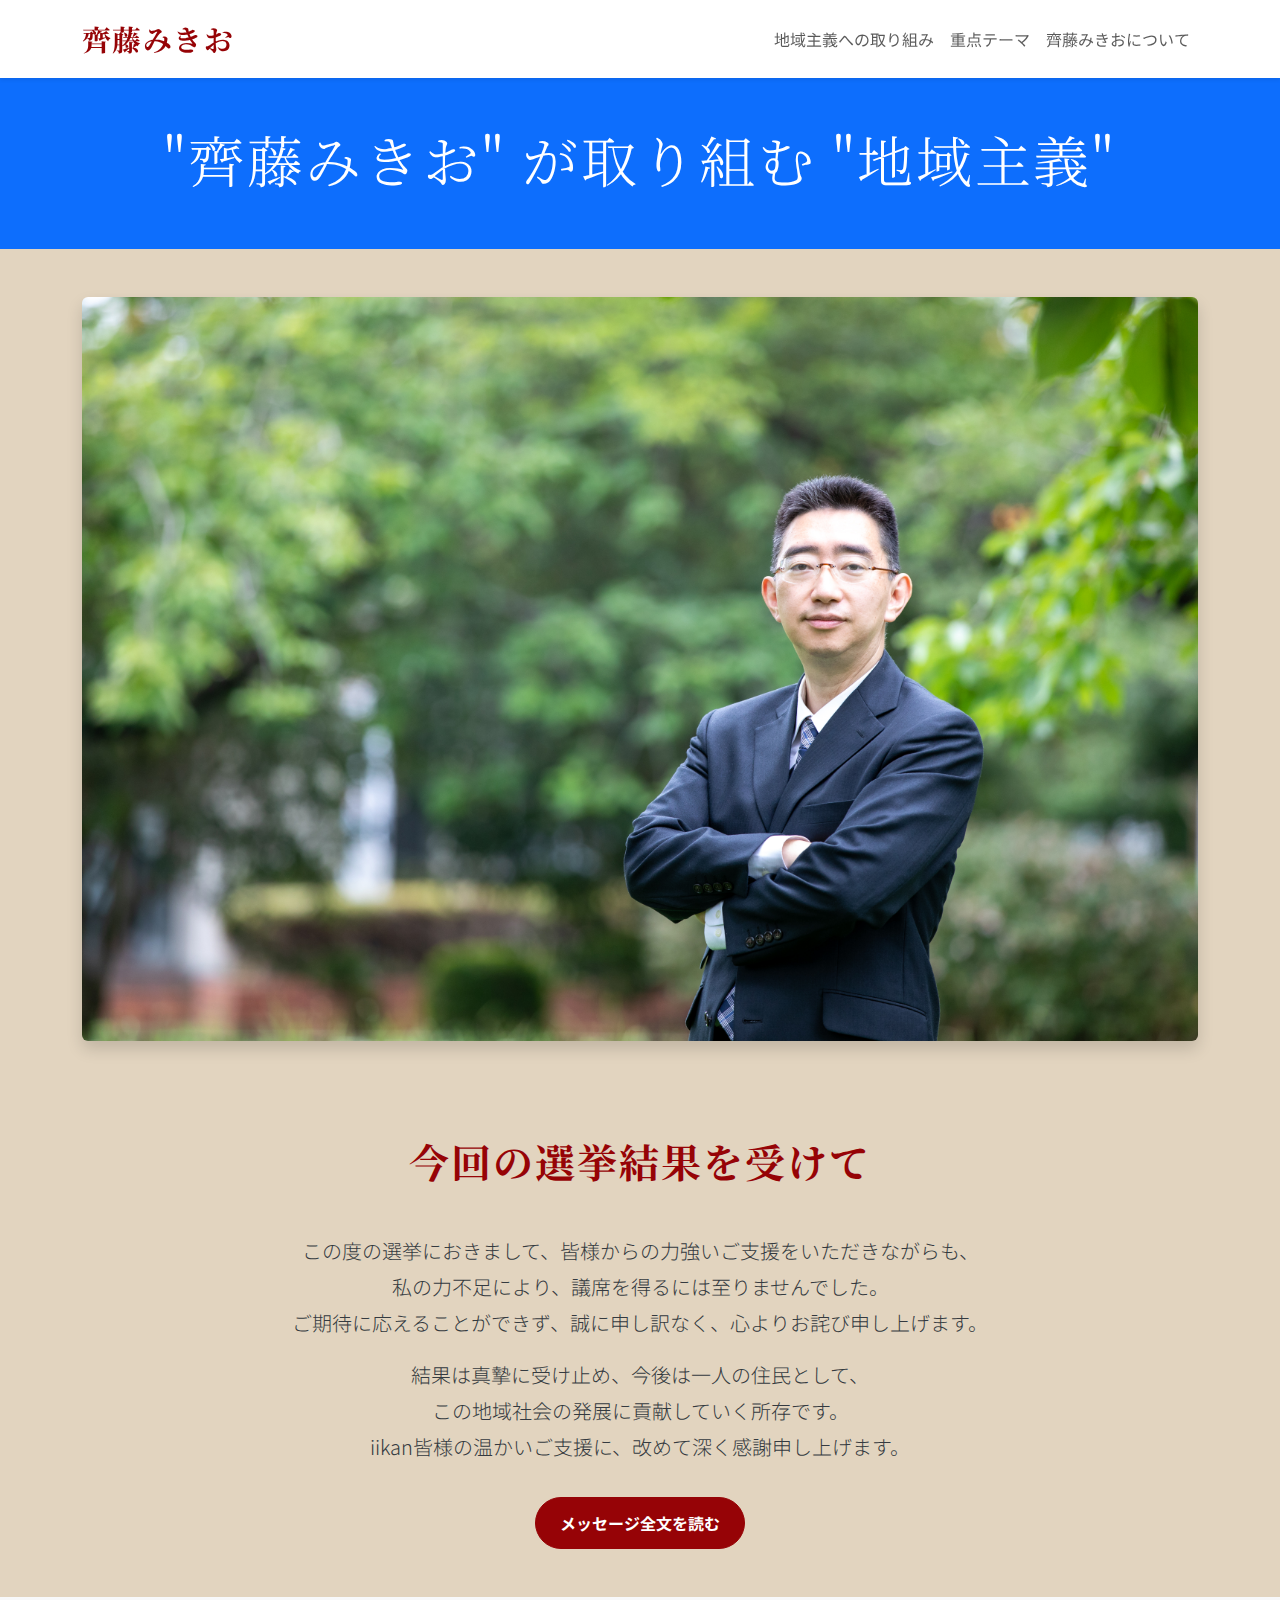
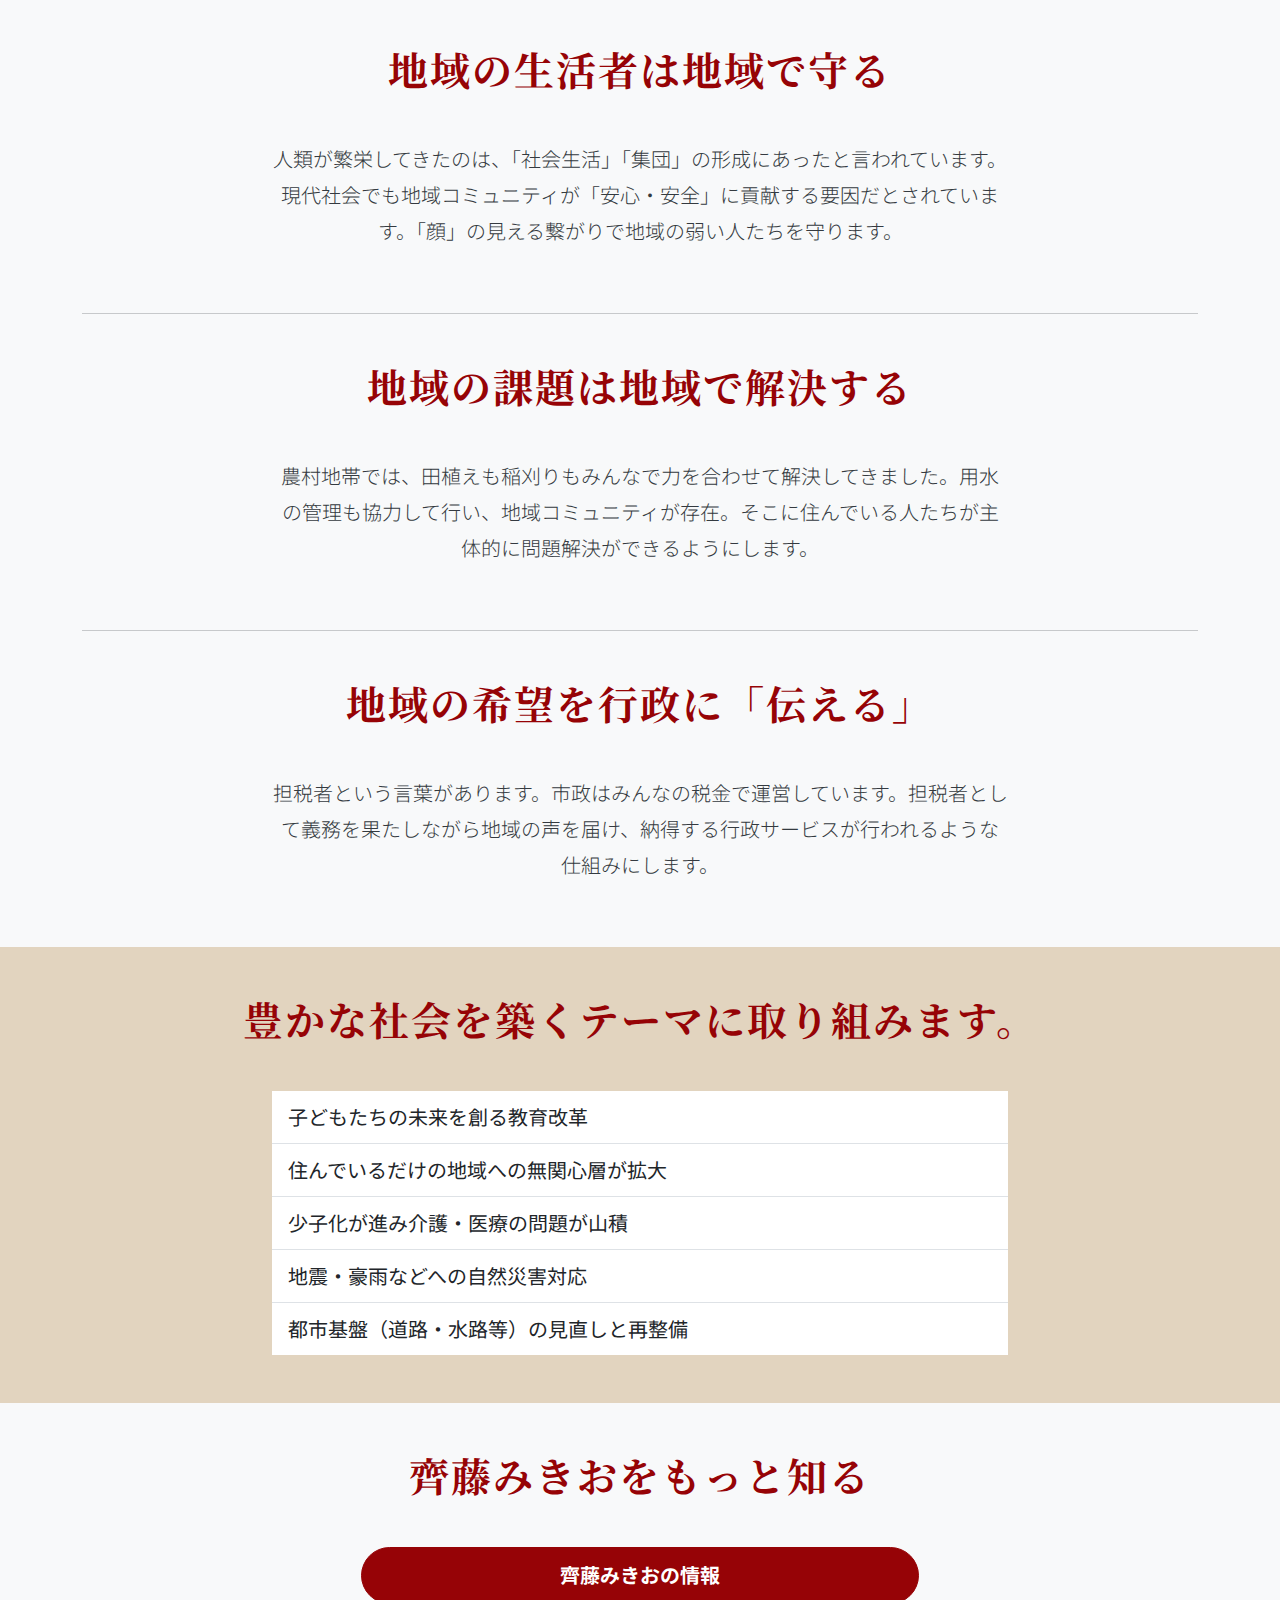
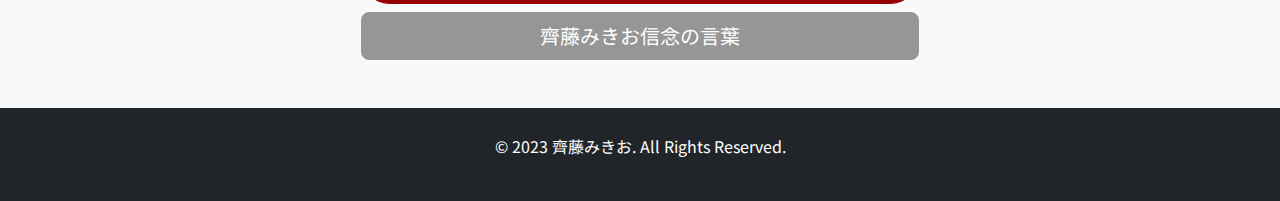
<file: index.html>
<!DOCTYPE html>
<html lang="ja">
  <head>
    <meta charset="UTF-8" />
    <meta name="viewport" content="width=device-width, initial-scale=1.0" />
    <title>齊藤みきお 公式サイト</title>
    <!-- Bootstrap CSS -->
    <link
      href="https://cdn.jsdelivr.net/npm/bootstrap@5.3.3/dist/css/bootstrap.min.css"
      rel="stylesheet"
      integrity="sha384-QWTKZyjpPEjISv5WaRU9OFeRpok6YctnYmDr5pNlyT2bRjXh0JMhjY6hW+ALEwIH"
      crossorigin="anonymous"
    />
    <!-- Bootstrap Icons -->
    <link
      rel="stylesheet"
      href="https://cdn.jsdelivr.net/npm/bootstrap-icons@1.11.3/font/bootstrap-icons.min.css"
    />
    <!-- Google Fonts -->
    <link rel="preconnect" href="https://fonts.googleapis.com" />
    <link rel="preconnect" href="https://fonts.gstatic.com" crossorigin />
    <link
      href="https://fonts.googleapis.com/css2?family=Noto+Sans+JP:wght@400;700&family=Noto+Serif+JP:wght@600&display=swap"
      rel="stylesheet"
    />
    <!-- Custom CSS -->
    <link rel="stylesheet" href="style.css" />
  </head>
  <body>
    <header class="sticky-top">
      <nav class="navbar navbar-expand-lg navbar-light bg-light shadow-sm">
        <div class="container">
          <a class="navbar-brand" href="index.html">齊藤みきお</a>
          <button
            class="navbar-toggler"
            type="button"
            data-bs-toggle="collapse"
            data-bs-target="#main-nav"
            aria-controls="main-nav"
            aria-expanded="false"
            aria-label="Toggle navigation"
          >
            <span class="navbar-toggler-icon"></span>
          </button>
          <div class="collapse navbar-collapse" id="main-nav">
            <ul class="navbar-nav ms-auto mb-2 mb-lg-0">
              <li class="nav-item">
                <a class="nav-link" href="#policy">地域主義への取り組み</a>
              </li>
              <li class="nav-item">
                <a class="nav-link" href="#themes">重点テーマ</a>
              </li>
              <li class="nav-item">
                <a class="nav-link" href="#about">齊藤みきおについて</a>
              </li>
            </ul>
          </div>
        </div>
      </nav>
    </header>

    <main>
      <section id="hero" class="py-5 text-center text-white bg-primary">
        <div class="container">
          <h1 class="display-4">"齊藤みきお" が取り組む "地域主義"</h1>
        </div>
      </section>

      <section class="py-5">
        <div class="container">
          <div class="row">
            <div class="col-12 d-flex justify-content-center">
              <img
                src="父親写真.jpg"
                class="img-fluid shadow rounded"
                alt="齊藤みきおの写真"
              />
            </div>
          </div>
        </div>
      </section>

      <section id="election-result" class="py-5">
        <div class="container">
          <h2 class="text-center section-title">今回の選挙結果を受けて</h2>
          <div class="row justify-content-center">
            <div class="col-lg-8 text-center">
              <p class="lead">
                この度の選挙におきまして、皆様からの力強いご支援をいただきながらも、<br />私の力不足により、議席を得るには至りませんでした。<br />ご期待に応えることができず、誠に申し訳なく、心よりお詫び申し上げます。
              </p>
              <p class="lead">
                結果は真摯に受け止め、今後は一人の住民として、<br />この地域社会の発展に貢献していく所存です。<br />iikan皆様の温かいご支援に、改めて深く感謝申し上げます。
              </p>
              <a href="message_full.html" class="btn btn-primary mt-3"
                >メッセージ全文を読む</a
              >
            </div>
          </div>
        </div>
      </section>

      <section id="policy" class="py-5 bg-light">
        <div class="container">
          <div class="row mb-5">
            <div class="col-md-8 offset-md-2 text-center">
              <h2 class="section-title">地域の生活者は地域で守る</h2>
              <p class="lead">
                人類が繁栄してきたのは、「社会生活」「集団」の形成にあったと言われています。現代社会でも地域コミュニティが「安心・安全」に貢献する要因だとされています。「顔」の見える繋がりで地域の弱い人たちを守ります。
              </p>
            </div>
          </div>
          <hr class="my-5" />
          <div class="row mb-5">
            <div class="col-md-8 offset-md-2 text-center">
              <h2 class="section-title">地域の課題は地域で解決する</h2>
              <p class="lead">
                農村地帯では、田植えも稲刈りもみんなで力を合わせて解決してきました。用水の管理も協力して行い、地域コミュニティが存在。そこに住んでいる人たちが主体的に問題解決ができるようにします。
              </p>
            </div>
          </div>
          <hr class="my-5" />
          <div class="row">
            <div class="col-md-8 offset-md-2 text-center">
              <h2 class="section-title">地域の希望を行政に「伝える」</h2>
              <p class="lead">
                担税者という言葉があります。市政はみんなの税金で運営しています。担税者として義務を果たしながら地域の声を届け、納得する行政サービスが行われるような仕組みにします。
              </p>
            </div>
          </div>
        </div>
      </section>

      <section id="themes" class="py-5">
        <div class="container">
          <h2 class="text-center section-title">
            豊かな社会を築くテーマに取り組みます。
          </h2>
          <div class="row">
            <div class="col-md-8 offset-md-2">
              <ol class="list-group list-group-flush fs-5">
                <li class="list-group-item">子どもたちの未来を創る教育改革</li>
                <li class="list-group-item">
                  住んでいるだけの地域への無関心層が拡大
                </li>
                <li class="list-group-item">
                  少子化が進み介護・医療の問題が山積
                </li>
                <li class="list-group-item">地震・豪雨などへの自然災害対応</li>
                <li class="list-group-item">
                  都市基盤（道路・水路等）の見直しと再整備
                </li>
              </ol>
            </div>
          </div>
        </div>
      </section>

      <section id="about" class="py-5 bg-light">
        <div class="container text-center">
          <h2 class="section-title">齊藤みきおをもっと知る</h2>
          <div class="d-grid gap-2 col-6 mx-auto">
            <a href="greeting.html" class="btn btn-primary btn-lg"
              >齊藤みきおの情報</a
            >
            <a href="belief.html" class="btn btn-secondary btn-lg"
              >齊藤みきお信念の言葉</a
            >
          </div>
        </div>
      </section>
    </main>

    <footer id="contact" class="bg-dark text-white py-4">
      <div class="container text-center">
        <p>&copy; 2023 齊藤みきお. All Rights Reserved.</p>
      </div>
    </footer>

    <!-- Bootstrap JS -->
    <script
      src="https://cdn.jsdelivr.net/npm/bootstrap@5.3.3/dist/js/bootstrap.bundle.min.js"
      integrity="sha384-YvpcrYf0tY3lHB60NNkmXc5s9fDVZLESaAA55NDzOxhy9GkcIdslK1eN7N6jIeHz"
      crossorigin="anonymous"
    ></script>
  </body>
</html>
</file>
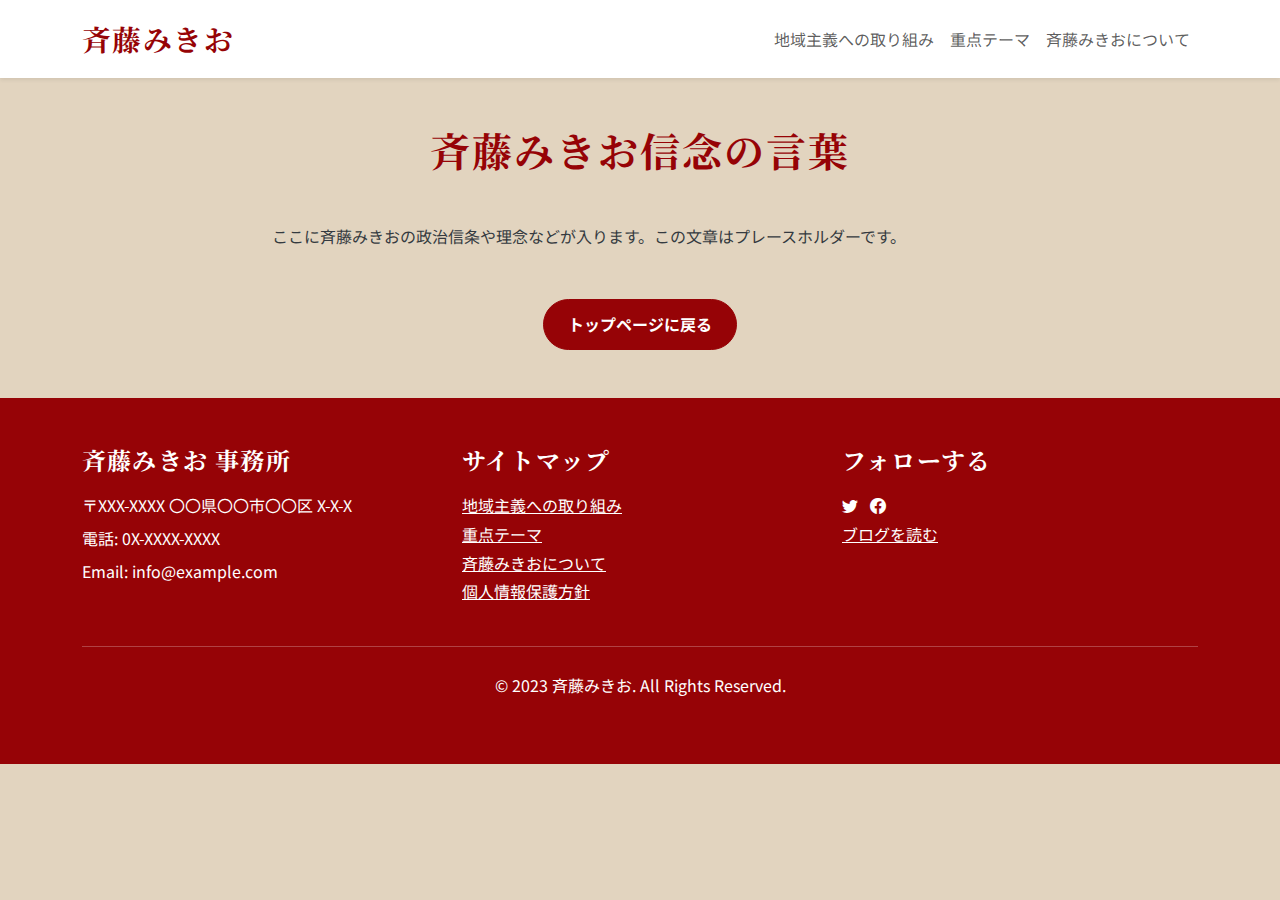
<file: belief.html>
<!DOCTYPE html>
<html lang="ja">
  <head>
    <meta charset="UTF-8" />
    <meta name="viewport" content="width=device-width, initial-scale=1.0" />
    <title>斉藤みきお信念の言葉 | 斉藤みきお 公式サイト</title>
    <!-- Bootstrap CSS -->
    <link
      href="https://cdn.jsdelivr.net/npm/bootstrap@5.3.3/dist/css/bootstrap.min.css"
      rel="stylesheet"
      integrity="sha384-QWTKZyjpPEjISv5WaRU9OFeRpok6YctnYmDr5pNlyT2bRjXh0JMhjY6hW+ALEwIH"
      crossorigin="anonymous"
    />
    <!-- Bootstrap Icons -->
    <link
      rel="stylesheet"
      href="https://cdn.jsdelivr.net/npm/bootstrap-icons@1.11.3/font/bootstrap-icons.min.css"
    />
    <!-- Google Fonts -->
    <link rel="preconnect" href="https://fonts.googleapis.com" />
    <link rel="preconnect" href="https://fonts.gstatic.com" crossorigin />
    <link
      href="https://fonts.googleapis.com/css2?family=Noto+Sans+JP:wght@400;700&family=Noto+Serif+JP:wght@700&display=swap"
      rel="stylesheet"
    />
    <!-- Custom CSS -->
    <link rel="stylesheet" href="style.css" />
  </head>
  <body>
    <header class="sticky-top">
      <nav class="navbar navbar-expand-lg shadow-sm">
        <div class="container">
          <a class="navbar-brand" href="index.html">斉藤みきお</a>
          <button
            class="navbar-toggler"
            type="button"
            data-bs-toggle="collapse"
            data-bs-target="#main-nav"
          >
            <span class="navbar-toggler-icon"></span>
          </button>
          <div class="collapse navbar-collapse" id="main-nav">
            <ul class="navbar-nav ms-auto mb-2 mb-lg-0">
              <li class="nav-item">
                <a class="nav-link" href="index.html#policy">地域主義への取り組み</a>
              </li>
              <li class="nav-item">
                <a class="nav-link" href="index.html#themes">重点テーマ</a>
              </li>
              <li class="nav-item">
                <a class="nav-link" href="index.html#about">斉藤みきおについて</a>
              </li>
            </ul>
          </div>
        </div>
      </nav>
    </header>

    <main>
      <section class="py-5">
        <div class="container">
          <h2 class="section-title text-center">斉藤みきお信念の言葉</h2>
          <div class="row">
            <div class="col-lg-8 offset-lg-2">
              <p>
                ここに斉藤みきおの政治信条や理念などが入ります。この文章はプレースホルダーです。
              </p>
              <!-- TODO: Add belief details here -->
              <div class="text-center mt-5">
                <a href="index.html" class="btn btn-primary">トップページに戻る</a>
              </div>
            </div>
          </div>
        </div>
      </section>
    </main>

    <footer id="contact" class="py-5 text-white">
      <div class="container">
        <div class="row">
          <div class="col-lg-4 mb-4 mb-lg-0">
            <h4 class="mb-3">斉藤みきお 事務所</h4>
            <p class="mb-1">〒XXX-XXXX 〇〇県〇〇市〇〇区 X-X-X</p>
            <p class="mb-1">電話: 0X-XXXX-XXXX</p>
            <p class="mb-1">Email: info@example.com</p>
          </div>
          <div class="col-lg-4 mb-4 mb-lg-0">
            <h4 class="mb-3">サイトマップ</h4>
            <ul class="list-unstyled">
              <li><a href="index.html#policy" class="text-white">地域主義への取り組み</a></li>
              <li><a href="index.html#themes" class="text-white">重点テーマ</a></li>
              <li><a href="index.html#about" class="text-white">斉藤みきおについて</a></li>
              <li><a href="privacy.html" class="text-white">個人情報保護方針</a></li>
            </ul>
          </div>
          <div class="col-lg-4">
            <h4 class="mb-3">フォローする</h4>
            <ul class="list-unstyled">
              <li>
                <a href="#" class="text-white me-2"
                  ><i class="bi bi-twitter"></i
                ></a>
                <a href="#" class="text-white"><i class="bi bi-facebook"></i></a>
              </li>
              <li>
                <a
                  href="https://go2senkyo.com/seijika/182527"
                  class="text-white"
                  target="_blank"
                  rel="noopener noreferrer"
                  >ブログを読む</a
                >
              </li>
            </ul>
          </div>
        </div>
        <hr class="my-4" />
        <div class="text-center">
          <p>&copy; 2023 斉藤みきお. All Rights Reserved.</p>
        </div>
      </div>
    </footer>

    <!-- Bootstrap JS -->
    <script
      src="https://cdn.jsdelivr.net/npm/bootstrap@5.3.3/dist/js/bootstrap.bundle.min.js"
      integrity="sha384-YvpcrYf0tY3lHB60NNkmXc5s9fDVZLESaAA55NDzOxhy9GkcIdslK1eN7N6jIeHz"
      crossorigin="anonymous"
    ></script>
  </body>
</html>
</file>
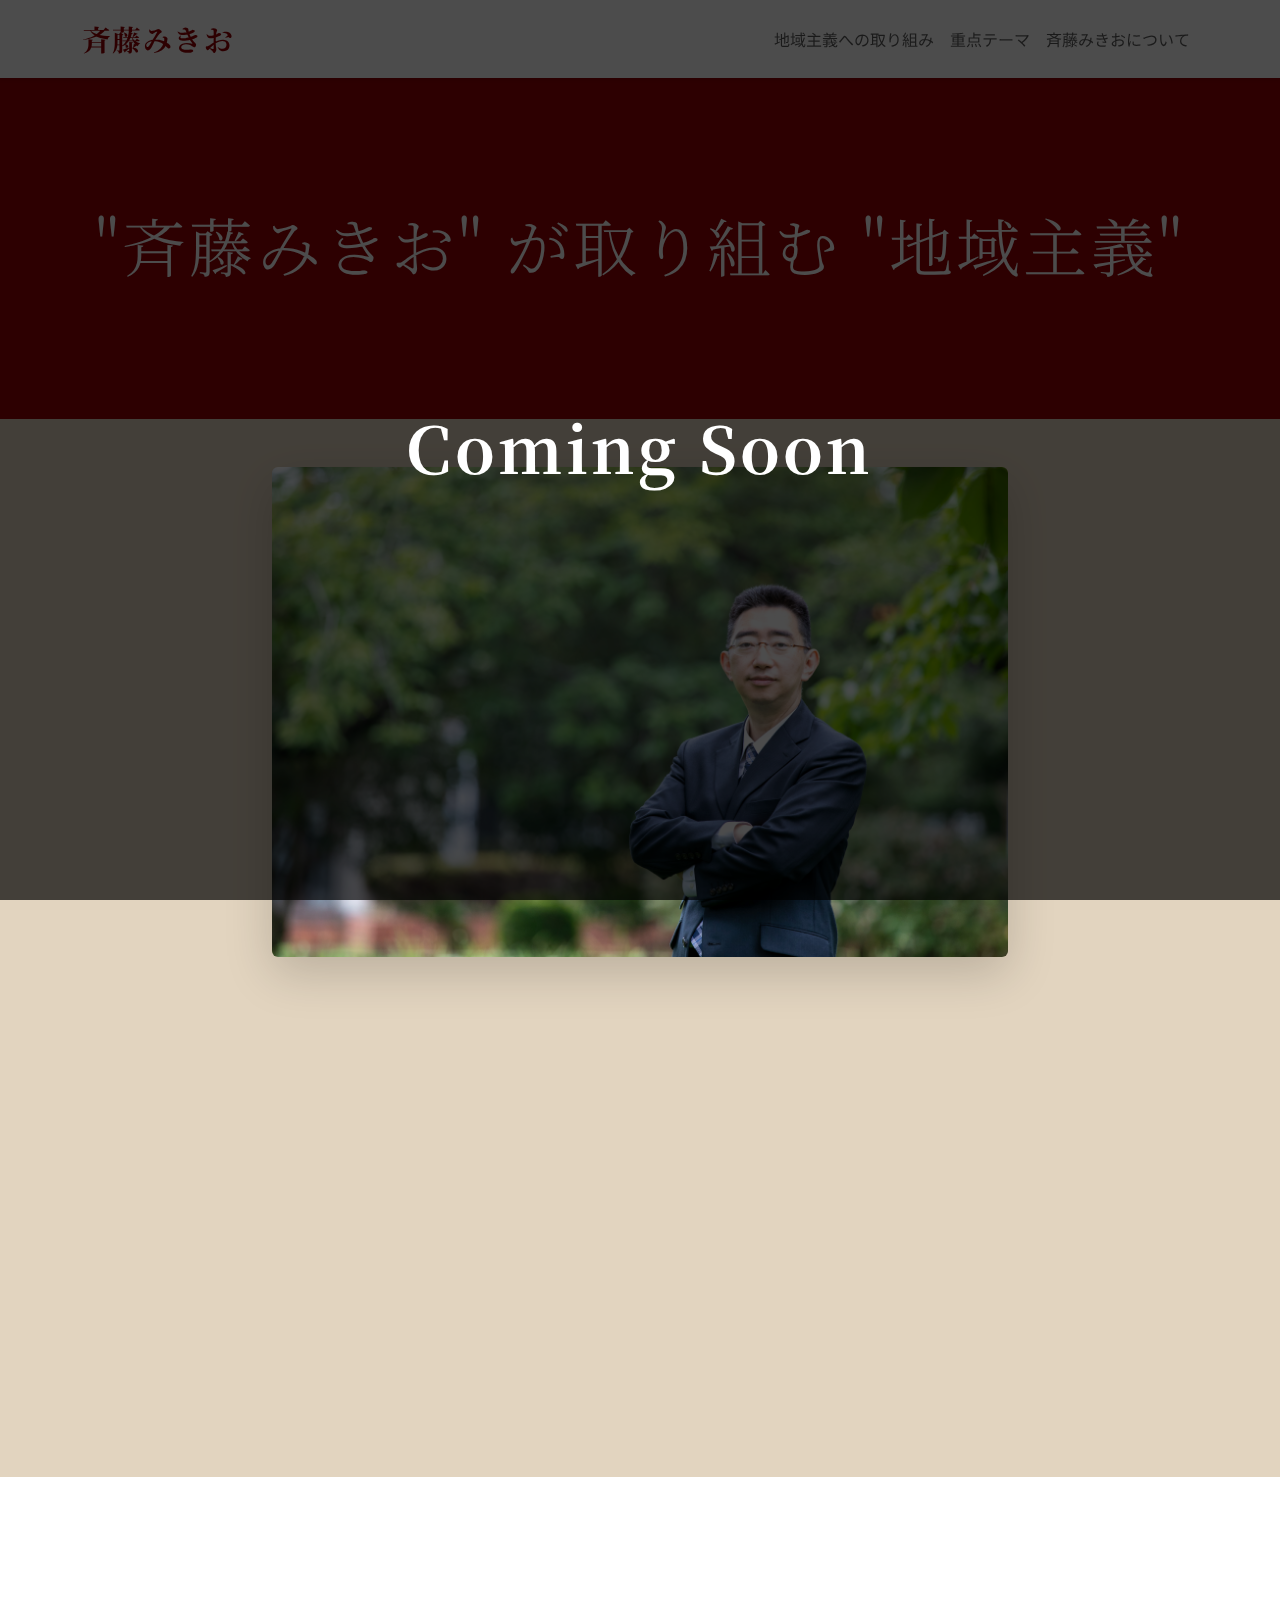
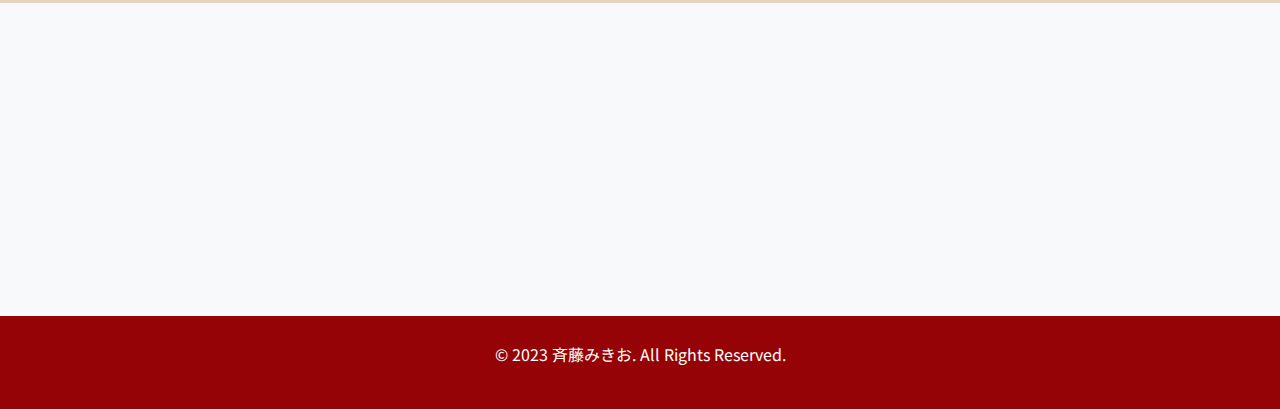
<file: Comingsoon.html>
<!DOCTYPE html>
<html lang="ja">
  <head>
    <meta charset="UTF-8" />
    <meta name="viewport" content="width=device-width, initial-scale=1.0" />
    <title>斉藤みきお 公式サイト</title>
    <!-- Bootstrap CSS -->
    <link
      href="https://cdn.jsdelivr.net/npm/bootstrap@5.3.3/dist/css/bootstrap.min.css"
      rel="stylesheet"
      integrity="sha384-QWTKZyjpPEjISv5WaRU9OFeRpok6YctnYmDr5pNlyT2bRjXh0JMhjY6hW+ALEwIH"
      crossorigin="anonymous"
    />
    <!-- Bootstrap Icons -->
    <link
      rel="stylesheet"
      href="https://cdn.jsdelivr.net/npm/bootstrap-icons@1.11.3/font/bootstrap-icons.min.css"
    />
    <!-- Google Fonts -->
    <link rel="preconnect" href="https://fonts.googleapis.com" />
    <link rel="preconnect" href="https://fonts.gstatic.com" crossorigin />
    <link
      href="https://fonts.googleapis.com/css2?family=Noto+Sans+JP:wght@400;700&family=Noto+Serif+JP:wght@700&display=swap"
      rel="stylesheet"
    />
    <!-- AOS (Animate on Scroll) CSS -->
    <link rel="stylesheet" href="https://unpkg.com/aos@next/dist/aos.css" />

    <!-- Custom CSS -->
    <style>
      :root {
        --primary-color: #960306;    /* メインカラー (深い赤) */
        --bg-color: #E2D4BF;         /* 背景色 (ベージュ) */
        --secondary-color: #969696; /* サブカラー (グレー) */
        --text-color: #343a40;      /* 文字色 (濃いグレー) */
        --heading-font: "Noto Serif JP", serif;
        --body-font: "Noto Sans JP", sans-serif;
      }

      body {
        background-color: var(--bg-color);
        color: var(--text-color);
        font-family: var(--body-font);
        line-height: 1.8;
      }

      h1, h2, h3, h4, h5, h6, .navbar-brand {
        font-family: var(--heading-font);
        font-weight: 700;
        letter-spacing: 0.05em;
      }

      .section-title {
        font-size: 2.5rem;
        margin-bottom: 3rem;
        color: var(--primary-color);
      }

      .navbar {
        background-color: #fff !important;
      }

      .navbar-brand {
        color: var(--primary-color) !important;
        font-size: 1.8rem;
      }

      .btn-primary {
        background-color: var(--primary-color);
        border-color: var(--primary-color);
        padding: 0.8rem 1.5rem;
        border-radius: 50px;
        font-weight: 700;
        color: #fff;
        transition: all 0.3s ease;
      }

      .btn-primary:hover {
        background-color: #c80409; /* 少し明るい赤 */
        border-color: #c80409;
        transform: translateY(-3px);
        box-shadow: 0 4px 15px rgba(0, 0, 0, 0.2);
      }
      
      .btn-secondary {
        background-color: var(--secondary-color);
        border-color: var(--secondary-color);
        color: #fff;
      }

      #hero {
        background-color: var(--primary-color);
        padding: 8rem 0;
      }

      section {
        padding: 6rem 0;
      }

      #policy, #about {
        background-color: #fff;
      }

      .theme-card {
        background-color: #fff;
        border: none;
        border-radius: 15px;
        box-shadow: 0 10px 30px rgba(0, 0, 0, 0.08);
        padding: 2rem;
        margin-bottom: 1.5rem;
        transition: all 0.3s ease;
      }

      .theme-card:hover {
         transform: translateY(-5px);
         box-shadow: 0 15px 40px rgba(0, 0, 0, 0.12);
      }

      footer {
        background-color: var(--primary-color);
      }

      #overlay {
        position: fixed;
        top: 0;
        left: 0;
        width: 100%;
        height: 100%;
        background-color: rgba(0, 0, 0, 0.7);
        display: flex;
        justify-content: center;
        align-items: center;
        z-index: 10000;
      }
      #overlay h1 {
        color: white;
        font-size: 4rem;
        font-family: var(--heading-font);
      }
    </style>
  </head>
  <body>
    <div id="overlay">
      <h1>Coming Soon</h1>
    </div>

    <header class="sticky-top">
      <nav class="navbar navbar-expand-lg shadow-sm">
        <div class="container">
          <a class="navbar-brand" href="index.html">斉藤みきお</a>
          <button
            class="navbar-toggler"
            type="button"
            data-bs-toggle="collapse"
            data-bs-target="#main-nav"
          >
            <span class="navbar-toggler-icon"></span>
          </button>
          <div class="collapse navbar-collapse" id="main-nav">
            <ul class="navbar-nav ms-auto mb-2 mb-lg-0">
              <li class="nav-item"><a class="nav-link" href="#policy">地域主義への取り組み</a></li>
              <li class="nav-item"><a class="nav-link" href="#themes">重点テーマ</a></li>
              <li class="nav-item"><a class="nav-link" href="#about">斉藤みきおについて</a></li>
            </ul>
          </div>
        </div>
      </nav>
    </header>

    <main>
      <section id="hero" class="text-center text-white">
        <div class="container" data-aos="fade-in">
          <h1 class="display-3">"斉藤みきお" が取り組む "地域主義"</h1>
        </div>
      </section>

      <section class="py-5">
        <div class="container">
          <div class="row">
            <div class="col-lg-8 offset-lg-2" data-aos="fade-up">
              <img
                src="父親写真.jpg"
                class="img-fluid shadow-lg rounded"
                alt="斉藤みきおの写真"
              />
            </div>
          </div>
        </div>
      </section>

      <section id="election-result" class="py-5">
        <div class="container" data-aos="fade-up">
          <h2 class="text-center section-title">今回の選挙結果を受けて</h2>
          <div class="row justify-content-center">
            <div class="col-lg-8 text-center">
              <p class="lead">この度の選挙におきまして、皆様からの力強いご支援をいただきながらも、私の力不足により、議席を得るには至りませんでした。ご期待に応えることができず、誠に申し訳なく、心よりお詫び申し上げます。</p>
              <p class="lead">結果は真摯に受け止め、今後は一人の住民として、この地域社会の発展に貢献していく所存です。皆様の温かいご支援に、改めて深く感謝申し上げます。</p>
              <a href="message_full.html" class="btn btn-primary mt-3">メッセージ全文を読む</a>
            </div>
          </div>
        </div>
      </section>

      <section id="policy" class="py-5">
        <div class="container">
          <div class="row mb-5" data-aos="fade-up">
            <div class="col-md-8 offset-md-2 text-center">
              <h2 class="section-title">地域の生活者は地域で守る</h2>
              <p class="lead">人類が繁栄してきたのは、「社会生活」「集団」の形成にあったと言われています。現代社会でも地域コミュニティが「安心・安全」に貢献する要因だとされています。「顔」の見える繋がりで地域の弱い人たちを守ります。</p>
            </div>
          </div>
          <hr class="my-5" />
          <div class="row mb-5" data-aos="fade-up">
            <div class="col-md-8 offset-md-2 text-center">
              <h2 class="section-title">地域の課題は地域で解決する</h2>
              <p class="lead">農村地帯では、田植えも稲刈りもみんなで力を合わせて解決してきました。用水の管理も協力して行い、地域コミュニティが存在。そこに住んでいる人たちが主体的に問題解決ができるようにします。</p>
            </div>
          </div>
          <hr class="my-5" />
          <div class="row" data-aos="fade-up">
            <div class="col-md-8 offset-md-2 text-center">
              <h2 class="section-title">地域の希望を行政に「伝える」</h2>
              <p class="lead">担税者という言葉があります。市政はみんなの税金で運営しています。担税者として義務を果たしながら地域の声を届け、納得する行政サービスが行われるような仕組みにします。</p>
            </div>
          </div>
        </div>
      </section>

      <section id="themes" class="py-5">
        <div class="container">
          <h2 class="text-center section-title" data-aos="fade-up">豊かな社会を築くテーマに取り組みます。</h2>
          <div class="row" data-aos="fade-up" data-aos-delay="200">
            <div class="col-md-8 offset-md-2">
                <div class="theme-card">子どもたちの未来を創る教育改革</div>
                <div class="theme-card">住んでいるだけの地域への無関心層が拡大</div>
                <div class="theme-card">少子化が進み介護・医療の問題が山積</div>
                <div class="theme-card">地震・豪雨などへの自然災害対応</div>
                <div class="theme-card">都市基盤（道路・水路等）の見直しと再整備</div>
            </div>
          </div>
        </div>
      </section>

      <section id="about" class="py-5 bg-light">
        <div class="container text-center" data-aos="fade-up">
          <h2 class="section-title">斉藤みきおをもっと知る</h2>
          <div class="d-grid gap-3 col-md-6 mx-auto">
            <a href="greeting.html" class="btn btn-primary btn-lg">斉藤みきおの情報</a>
            <a href="belief.html" class="btn btn-secondary btn-lg">斉藤みきお信念の言葉</a>
          </div>
        </div>
      </section>
    </main>

    <footer id="contact" class="py-4 text-white">
      <div class="container text-center">
        <p>&copy; 2023 斉藤みきお. All Rights Reserved.</p>
      </div>
    </footer>

    <!-- Bootstrap JS -->
    <script
      src="https://cdn.jsdelivr.net/npm/bootstrap@5.3.3/dist/js/bootstrap.bundle.min.js"
      integrity="sha384-YvpcrYf0tY3lHB60NNkmXc5s9fDVZLESaAA55NDzOxhy9GkcIdslK1eN7N6jIeHz"
      crossorigin="anonymous"
    ></script>
    <!-- AOS (Animate on Scroll) JS -->
    <script src="https://unpkg.com/aos@next/dist/aos.js"></script>
    <script>
      AOS.init({
        duration: 1000, // アニメーションの期間
        once: true, // アニメーションを1回だけ実行
      });
    </script>
  </body>
</html>
</file>
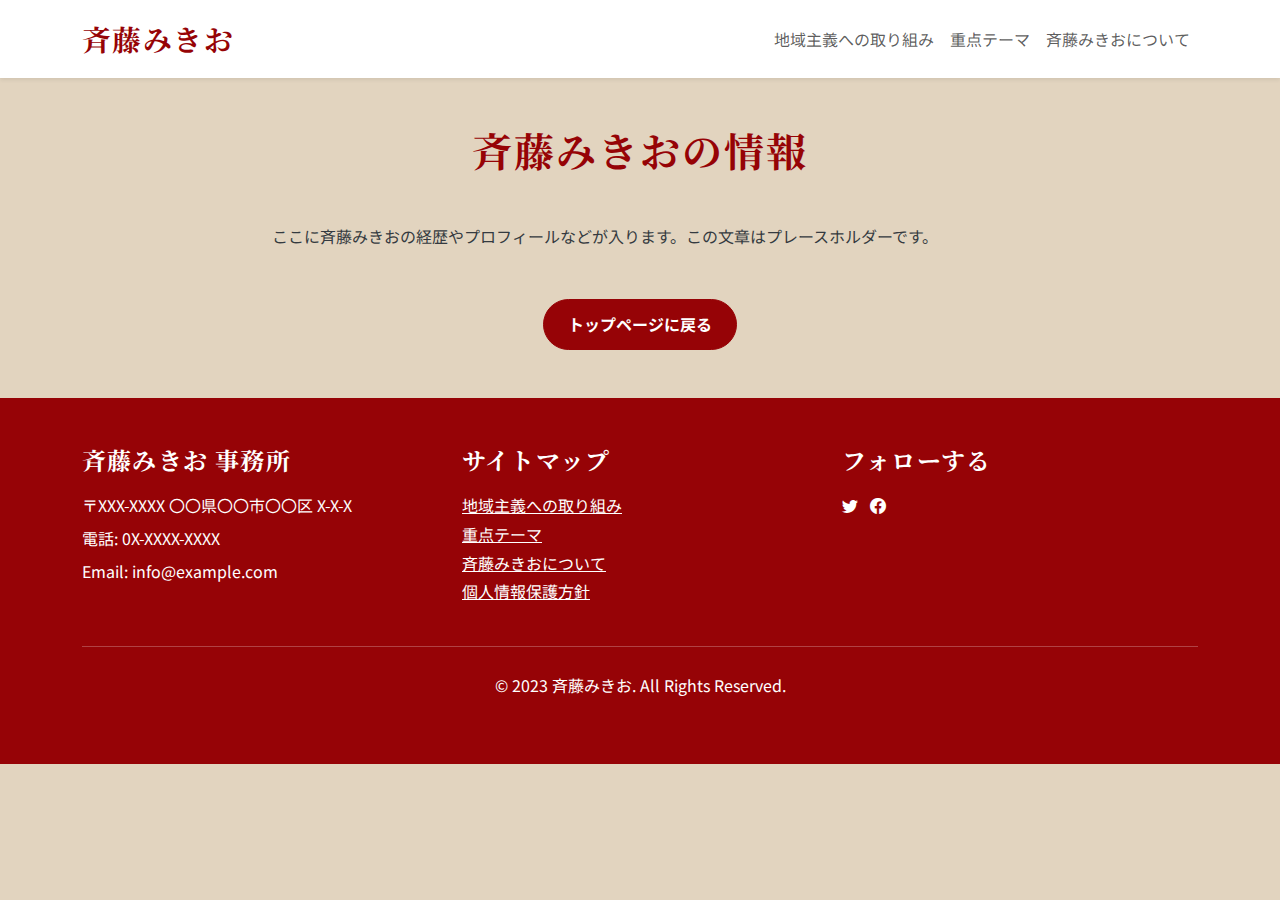
<file: greeting.html>
<!DOCTYPE html>
<html lang="ja">
  <head>
    <meta charset="UTF-8" />
    <meta name="viewport" content="width=device-width, initial-scale=1.0" />
    <title>斉藤みきおの情報 | 斉藤みきお 公式サイト</title>
    <!-- Bootstrap CSS -->
    <link
      href="https://cdn.jsdelivr.net/npm/bootstrap@5.3.3/dist/css/bootstrap.min.css"
      rel="stylesheet"
      integrity="sha384-QWTKZyjpPEjISv5WaRU9OFeRpok6YctnYmDr5pNlyT2bRjXh0JMhjY6hW+ALEwIH"
      crossorigin="anonymous"
    />
    <!-- Bootstrap Icons -->
    <link
      rel="stylesheet"
      href="https://cdn.jsdelivr.net/npm/bootstrap-icons@1.11.3/font/bootstrap-icons.min.css"
    />
    <!-- Google Fonts -->
    <link rel="preconnect" href="https://fonts.googleapis.com" />
    <link rel="preconnect" href="https://fonts.gstatic.com" crossorigin />
    <link
      href="https://fonts.googleapis.com/css2?family=Noto+Sans+JP:wght@400;700&family=Noto+Serif+JP:wght@700&display=swap"
      rel="stylesheet"
    />
    <!-- Custom CSS -->
    <link rel="stylesheet" href="style.css" />
  </head>
  <body>
    <header class="sticky-top">
      <nav class="navbar navbar-expand-lg shadow-sm">
        <div class="container">
          <a class="navbar-brand" href="index.html">斉藤みきお</a>
          <button
            class="navbar-toggler"
            type="button"
            data-bs-toggle="collapse"
            data-bs-target="#main-nav"
          >
            <span class="navbar-toggler-icon"></span>
          </button>
          <div class="collapse navbar-collapse" id="main-nav">
            <ul class="navbar-nav ms-auto mb-2 mb-lg-0">
              <li class="nav-item">
                <a class="nav-link" href="index.html#policy">地域主義への取り組み</a>
              </li>
              <li class="nav-item">
                <a class="nav-link" href="index.html#themes">重点テーマ</a>
              </li>
              <li class="nav-item">
                <a class="nav-link" href="index.html#about">斉藤みきおについて</a>
              </li>
            </ul>
          </div>
        </div>
      </nav>
    </header>

    <main>
      <section class="py-5">
        <div class="container">
          <h2 class="section-title text-center">斉藤みきおの情報</h2>
          <div class="row">
            <div class="col-lg-8 offset-lg-2">
              <p>
                ここに斉藤みきおの経歴やプロフィールなどが入ります。この文章はプレースホルダーです。
              </p>
              <!-- TODO: Add profile details here -->
              <div class="text-center mt-5">
                <a href="index.html" class="btn btn-primary">トップページに戻る</a>
              </div>
            </div>
          </div>
        </div>
      </section>
    </main>

    <footer id="contact" class="py-5 text-white">
      <div class="container">
        <div class="row">
          <div class="col-lg-4 mb-4 mb-lg-0">
            <h4 class="mb-3">斉藤みきお 事務所</h4>
            <p class="mb-1">〒XXX-XXXX 〇〇県〇〇市〇〇区 X-X-X</p>
            <p class="mb-1">電話: 0X-XXXX-XXXX</p>
            <p class="mb-1">Email: info@example.com</p>
          </div>
          <div class="col-lg-4 mb-4 mb-lg-0">
            <h4 class="mb-3">サイトマップ</h4>
            <ul class="list-unstyled">
              <li><a href="index.html#policy" class="text-white">地域主義への取り組み</a></li>
              <li><a href="index.html#themes" class="text-white">重点テーマ</a></li>
              <li><a href="index.html#about" class="text-white">斉藤みきおについて</a></li>
              <li><a href="privacy.html" class="text-white">個人情報保護方針</a></li>
            </ul>
          </div>
          <div class="col-lg-4">
            <h4 class="mb-3">フォローする</h4>
            <a href="#" class="text-white me-2"><i class="bi bi-twitter"></i></a>
            <a href="#" class="text-white"><i class="bi bi-facebook"></i></a>
          </div>
        </div>
        <hr class="my-4" />
        <div class="text-center">
          <p>&copy; 2023 斉藤みきお. All Rights Reserved.</p>
        </div>
      </div>
    </footer>

    <!-- Bootstrap JS -->
    <script
      src="https://cdn.jsdelivr.net/npm/bootstrap@5.3.3/dist/js/bootstrap.bundle.min.js"
      integrity="sha384-YvpcrYf0tY3lHB60NNkmXc5s9fDVZLESaAA55NDzOxhy9GkcIdslK1eN7N6jIeHz"
      crossorigin="anonymous"
    ></script>
  </body>
</html>
</file>
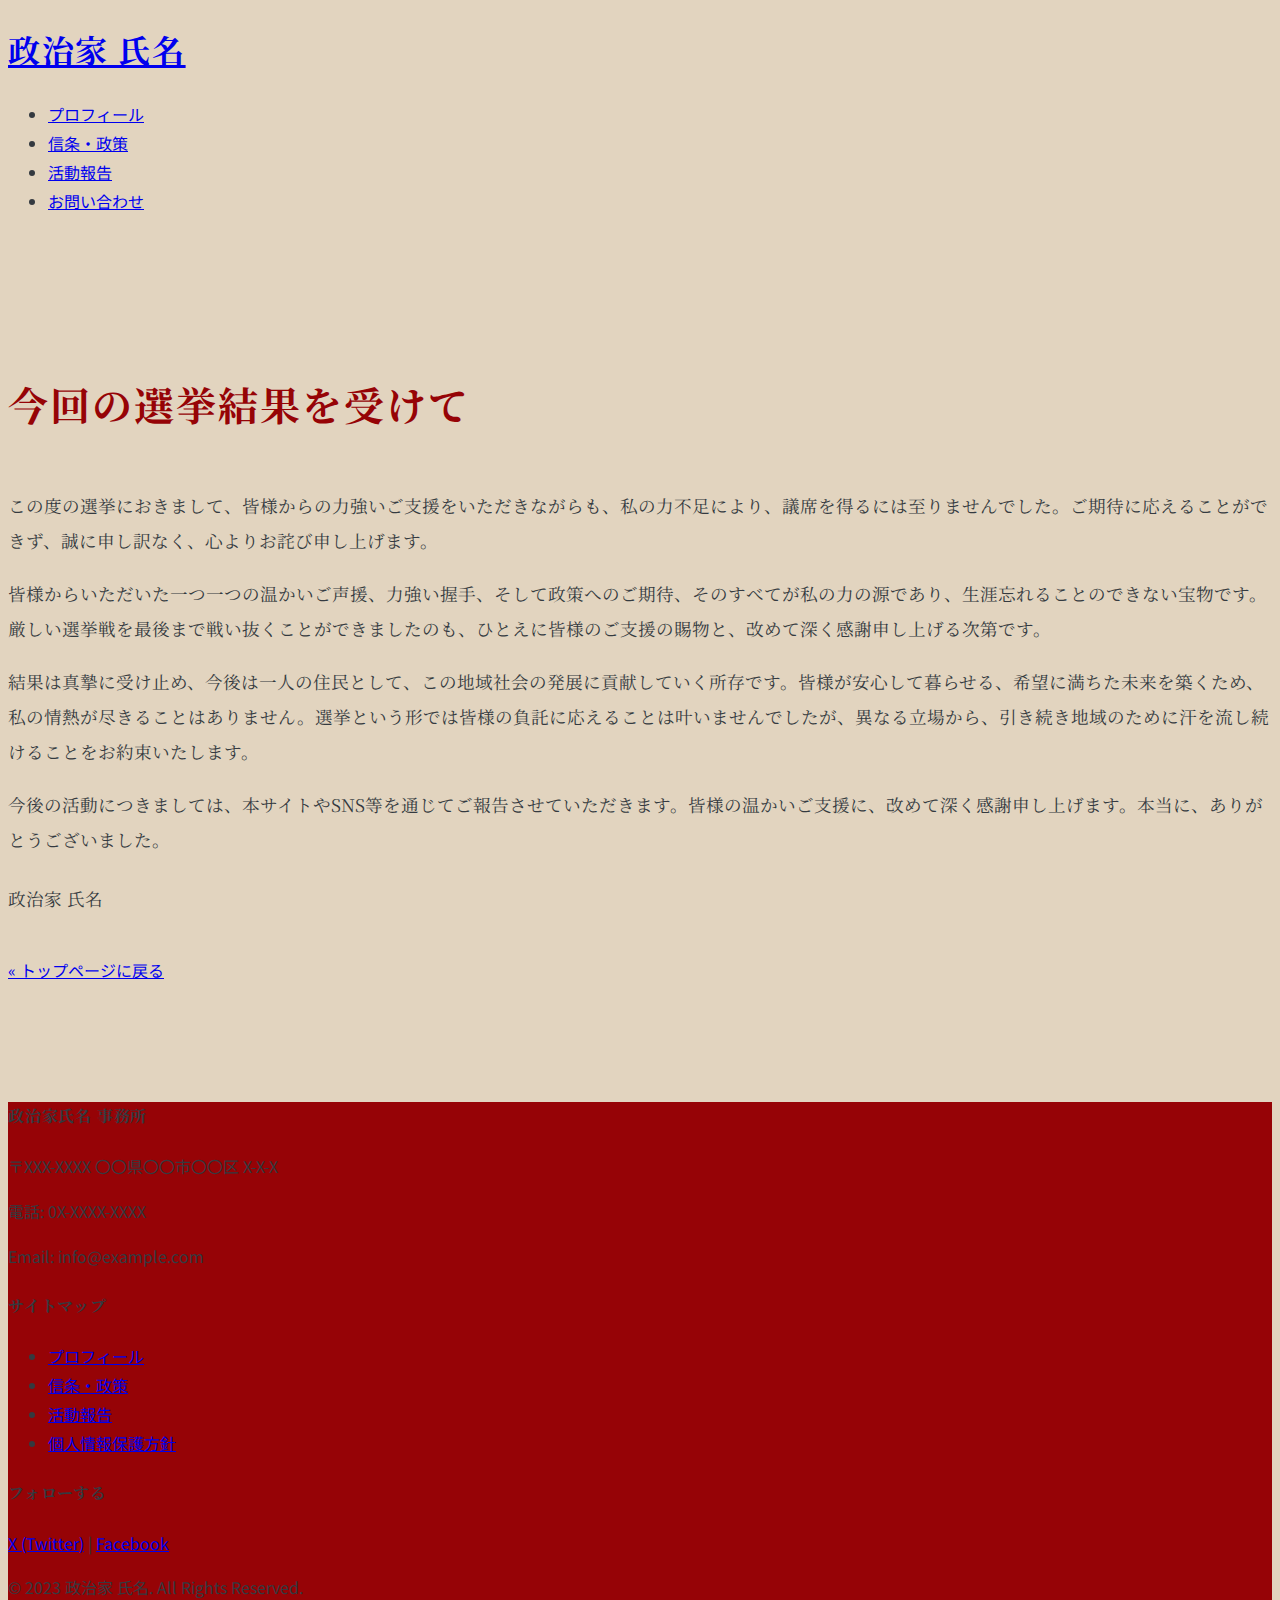
<file: message_full.html>
<!DOCTYPE html>
<html lang="ja">
  <head>
    <meta charset="UTF-8" />
    <meta name="viewport" content="width=device-width, initial-scale=1.0" />
    <title>メッセージ全文 | 政治家氏名 公式サイト</title>
    <link rel="stylesheet" href="style.css" />
    <link rel="preconnect" href="https://fonts.googleapis.com" />
    <link rel="preconnect" href="https://fonts.gstatic.com" crossorigin />
    <link
      href="https://fonts.googleapis.com/css2?family=Noto+Sans+JP:wght@400;700&family=Noto+Serif+JP:wght@600&display=swap"
      rel="stylesheet"
    />
  </head>
  <body>
    <header class="site-header">
      <div class="container">
        <h1 class="site-title"><a href="sample.html">政治家 氏名</a></h1>
        <nav class="main-nav">
          <ul>
            <li><a href="sample.html#profile">プロフィール</a></li>
            <li><a href="sample.html#vision">信条・政策</a></li>
            <li><a href="sample.html#activity">活動報告</a></li>
            <li><a href="sample.html#contact">お問い合わせ</a></li>
          </ul>
        </nav>
      </div>
    </header>

    <main>
      <section id="message-full" class="content-section">
        <div class="container">
          <h3 class="section-title">今回の選挙結果を受けて</h3>
          <div class="message-content">
            <p>
              この度の選挙におきまして、皆様からの力強いご支援をいただきながらも、私の力不足により、議席を得るには至りませんでした。ご期待に応えることができず、誠に申し訳なく、心よりお詫び申し上げます。
            </p>
            <p>
              皆様からいただいた一つ一つの温かいご声援、力強い握手、そして政策へのご期待、そのすべてが私の力の源であり、生涯忘れることのできない宝物です。厳しい選挙戦を最後まで戦い抜くことができましたのも、ひとえに皆様のご支援の賜物と、改めて深く感謝申し上げる次第です。
            </p>
            <p>
              結果は真摯に受け止め、今後は一人の住民として、この地域社会の発展に貢献していく所存です。皆様が安心して暮らせる、希望に満ちた未来を築くため、私の情熱が尽きることはありません。選挙という形では皆様の負託に応えることは叶いませんでしたが、異なる立場から、引き続き地域のために汗を流し続けることをお約束いたします。
            </p>
            <p>
              今後の活動につきましては、本サイトやSNS等を通じてご報告させていただきます。皆様の温かいご支援に、改めて深く感謝申し上げます。本当に、ありがとうございました。
            </p>
            <p class="signature">政治家 氏名</p>
            <div class="text-center" style="margin-top: 40px">
              <a href="sample.html" class="btn">&laquo; トップページに戻る</a>
            </div>
          </div>
        </div>
      </section>
    </main>

    <footer id="contact" class="site-footer">
      <div class="container">
        <div class="footer-content">
          <div class="footer-info">
            <h4>政治家氏名 事務所</h4>
            <p>〒XXX-XXXX 〇〇県〇〇市〇〇区 X-X-X</p>
            <p>電話: 0X-XXXX-XXXX</p>
            <p>Email: info@example.com</p>
          </div>
          <div class="footer-nav">
            <h4>サイトマップ</h4>
            <ul>
              <li><a href="sample.html#profile">プロフィール</a></li>
              <li><a href="sample.html#vision">信条・政策</a></li>
              <li><a href="sample.html#activity">活動報告</a></li>
              <li><a href="privacy.html">個人情報保護方針</a></li>
            </ul>
          </div>
          <div class="footer-social">
            <h4>フォローする</h4>
            <a href="#">X (Twitter)</a> | <a href="#">Facebook</a>
          </div>
        </div>
        <div class="copyright">
          <p>&copy; 2023 政治家 氏名. All Rights Reserved.</p>
        </div>
      </div>
    </footer>
  </body>
</html>
</file>
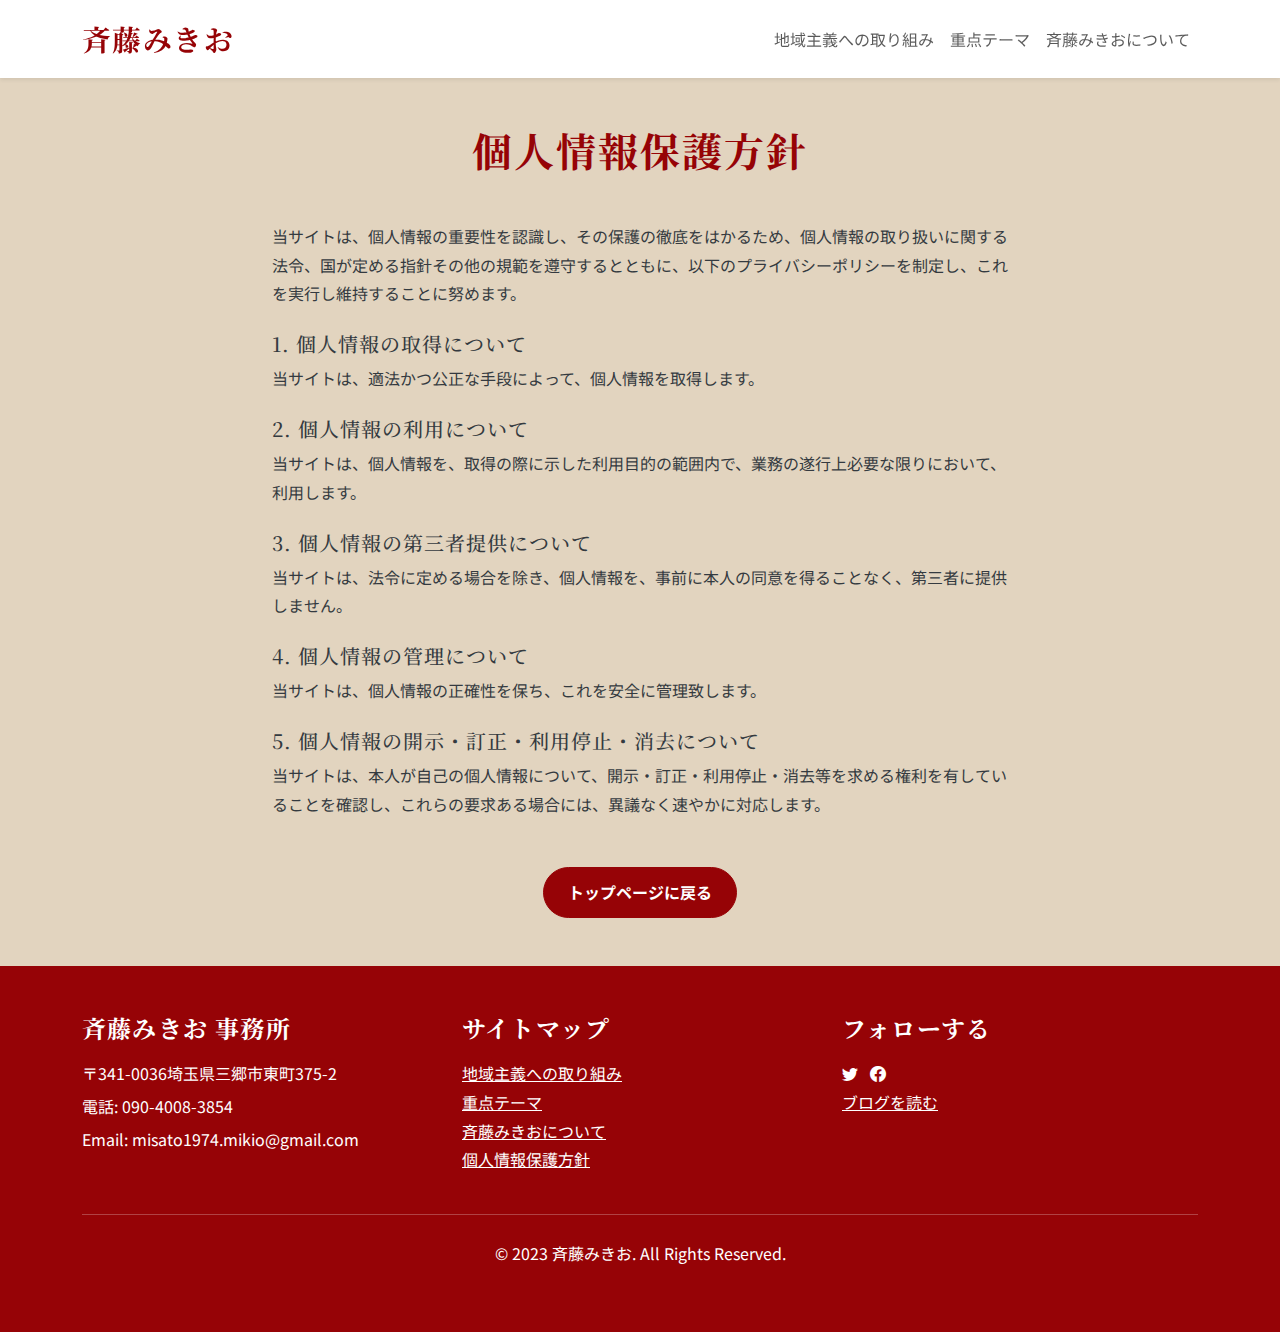
<file: privacy.html>
<!DOCTYPE html>
<html lang="ja">
  <head>
    <meta charset="UTF-8" />
    <meta name="viewport" content="width=device-width, initial-scale=1.0" />
    <title>個人情報保護方針 | 斉藤みきお 公式サイト</title>
    <!-- Bootstrap CSS -->
    <link
      href="https://cdn.jsdelivr.net/npm/bootstrap@5.3.3/dist/css/bootstrap.min.css"
      rel="stylesheet"
      integrity="sha384-QWTKZyjpPEjISv5WaRU9OFeRpok6YctnYmDr5pNlyT2bRjXh0JMhjY6hW+ALEwIH"
      crossorigin="anonymous"
    />
    <!-- Bootstrap Icons -->
    <link
      rel="stylesheet"
      href="https://cdn.jsdelivr.net/npm/bootstrap-icons@1.11.3/font/bootstrap-icons.min.css"
    />
    <!-- Google Fonts -->
    <link rel="preconnect" href="https://fonts.googleapis.com" />
    <link rel="preconnect" href="https://fonts.gstatic.com" crossorigin />
    <link
      href="https://fonts.googleapis.com/css2?family=Noto+Sans+JP:wght@400;700&family=Noto+Serif+JP:wght@700&display=swap"
      rel="stylesheet"
    />
    <!-- Custom CSS -->
    <link rel="stylesheet" href="style.css" />
  </head>
  <body>
    <header class="sticky-top">
      <nav class="navbar navbar-expand-lg shadow-sm">
        <div class="container">
          <a class="navbar-brand" href="index.html">斉藤みきお</a>
          <button
            class="navbar-toggler"
            type="button"
            data-bs-toggle="collapse"
            data-bs-target="#main-nav"
          >
            <span class="navbar-toggler-icon"></span>
          </button>
          <div class="collapse navbar-collapse" id="main-nav">
            <ul class="navbar-nav ms-auto mb-2 mb-lg-0">
              <li class="nav-item">
                <a class="nav-link" href="index.html#policy">地域主義への取り組み</a>
              </li>
              <li class="nav-item">
                <a class="nav-link" href="index.html#themes">重点テーマ</a>
              </li>
              <li class="nav-item">
                <a class="nav-link" href="index.html#about">斉藤みきおについて</a>
              </li>
            </ul>
          </div>
        </div>
      </nav>
    </header>

    <main>
      <section class="py-5">
        <div class="container">
          <h2 class="section-title text-center">個人情報保護方針</h2>
          <div class="row">
            <div class="col-lg-8 offset-lg-2">
              <p>
                当サイトは、個人情報の重要性を認識し、その保護の徹底をはかるため、個人情報の取り扱いに関する法令、国が定める指針その他の規範を遵守するとともに、以下のプライバシーポリシーを制定し、これを実行し維持することに努めます。
              </p>
              <h3 class="h5 mt-4">1. 個人情報の取得について</h3>
              <p>
                当サイトは、適法かつ公正な手段によって、個人情報を取得します。
              </p>
              <h3 class="h5 mt-4">2. 個人情報の利用について</h3>
              <p>
                当サイトは、個人情報を、取得の際に示した利用目的の範囲内で、業務の遂行上必要な限りにおいて、利用します。
              </p>
              <h3 class="h5 mt-4">3. 個人情報の第三者提供について</h3>
              <p>
                当サイトは、法令に定める場合を除き、個人情報を、事前に本人の同意を得ることなく、第三者に提供しません。
              </p>
              <h3 class="h5 mt-4">
                4. 個人情報の管理について
              </h3>
              <p>
                当サイトは、個人情報の正確性を保ち、これを安全に管理致します。
              </p>
              <h3 class="h5 mt-4">
                5. 個人情報の開示・訂正・利用停止・消去について
              </h3>
              <p>
                当サイトは、本人が自己の個人情報について、開示・訂正・利用停止・消去等を求める権利を有していることを確認し、これらの要求ある場合には、異議なく速やかに対応します。
              </p>
              <div class="text-center mt-5">
                <a href="index.html" class="btn btn-primary">トップページに戻る</a>
              </div>
            </div>
          </div>
        </div>
      </section>
    </main>

    <footer id="contact" class="py-5 text-white">
      <div class="container">
        <div class="row">
          <div class="col-lg-4 mb-4 mb-lg-0">
            <h4 class="mb-3">斉藤みきお 事務所</h4>
            <p class="mb-1">〒341-0036埼玉県三郷市東町375-2</p>
            <p class="mb-1">電話: 090-4008-3854</p>
            <p class="mb-1">Email: misato1974.mikio@gmail.com</p>
          </div>
          <div class="col-lg-4 mb-4 mb-lg-0">
            <h4 class="mb-3">サイトマップ</h4>
            <ul class="list-unstyled">
              <li><a href="index.html#policy" class="text-white">地域主義への取り組み</a></li>
              <li><a href="index.html#themes" class="text-white">重点テーマ</a></li>
              <li><a href="index.html#about" class="text-white">斉藤みきおについて</a></li>
              <li><a href="privacy.html" class="text-white">個人情報保護方針</a></li>
            </ul>
          </div>
          <div class="col-lg-4">
            <h4 class="mb-3">フォローする</h4>
            <ul class="list-unstyled">
              <li>
                <a href="#" class="text-white me-2"
                  ><i class="bi bi-twitter"></i
                ></a>
                <a href="#" class="text-white"><i class="bi bi-facebook"></i></a>
              </li>
              <li>
                <a
                  href="https://go2senkyo.com/seijika/182527"
                  class="text-white"
                  target="_blank"
                  rel="noopener noreferrer"
                  >ブログを読む</a
                >
              </li>
            </ul>
          </div>
        </div>
        <hr class="my-4" />
        <div class="text-center">
          <p>&copy; 2023 斉藤みきお. All Rights Reserved.</p>
        </div>
      </div>
    </footer>

    <!-- Bootstrap JS -->
    <script
      src="https://cdn.jsdelivr.net/npm/bootstrap@5.3.3/dist/js/bootstrap.bundle.min.js"
      integrity="sha384-YvpcrYf0tY3lHB60NNkmXc5s9fDVZLESaAA55NDzOxhy9GkcIdslK1eN7N6jIeHz"
      crossorigin="anonymous"
    ></script>
  </body>
</html>
</file>
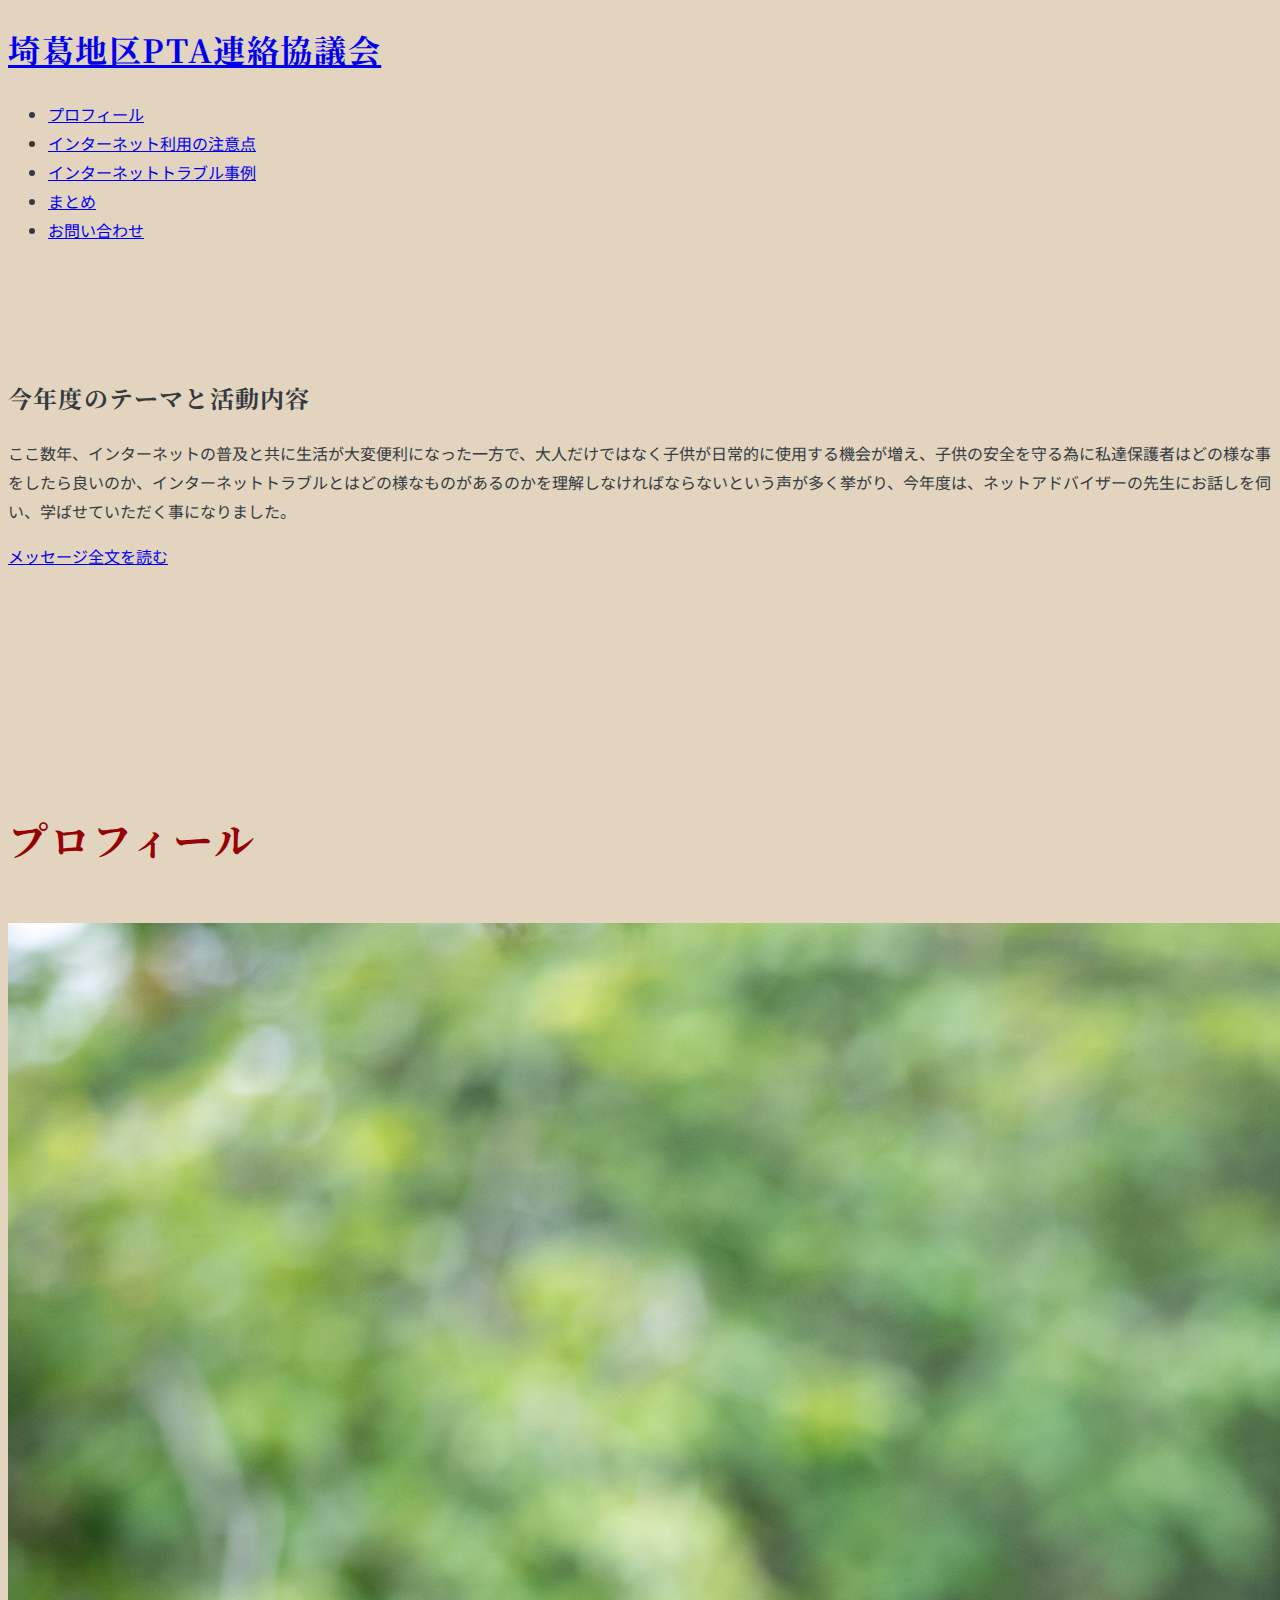
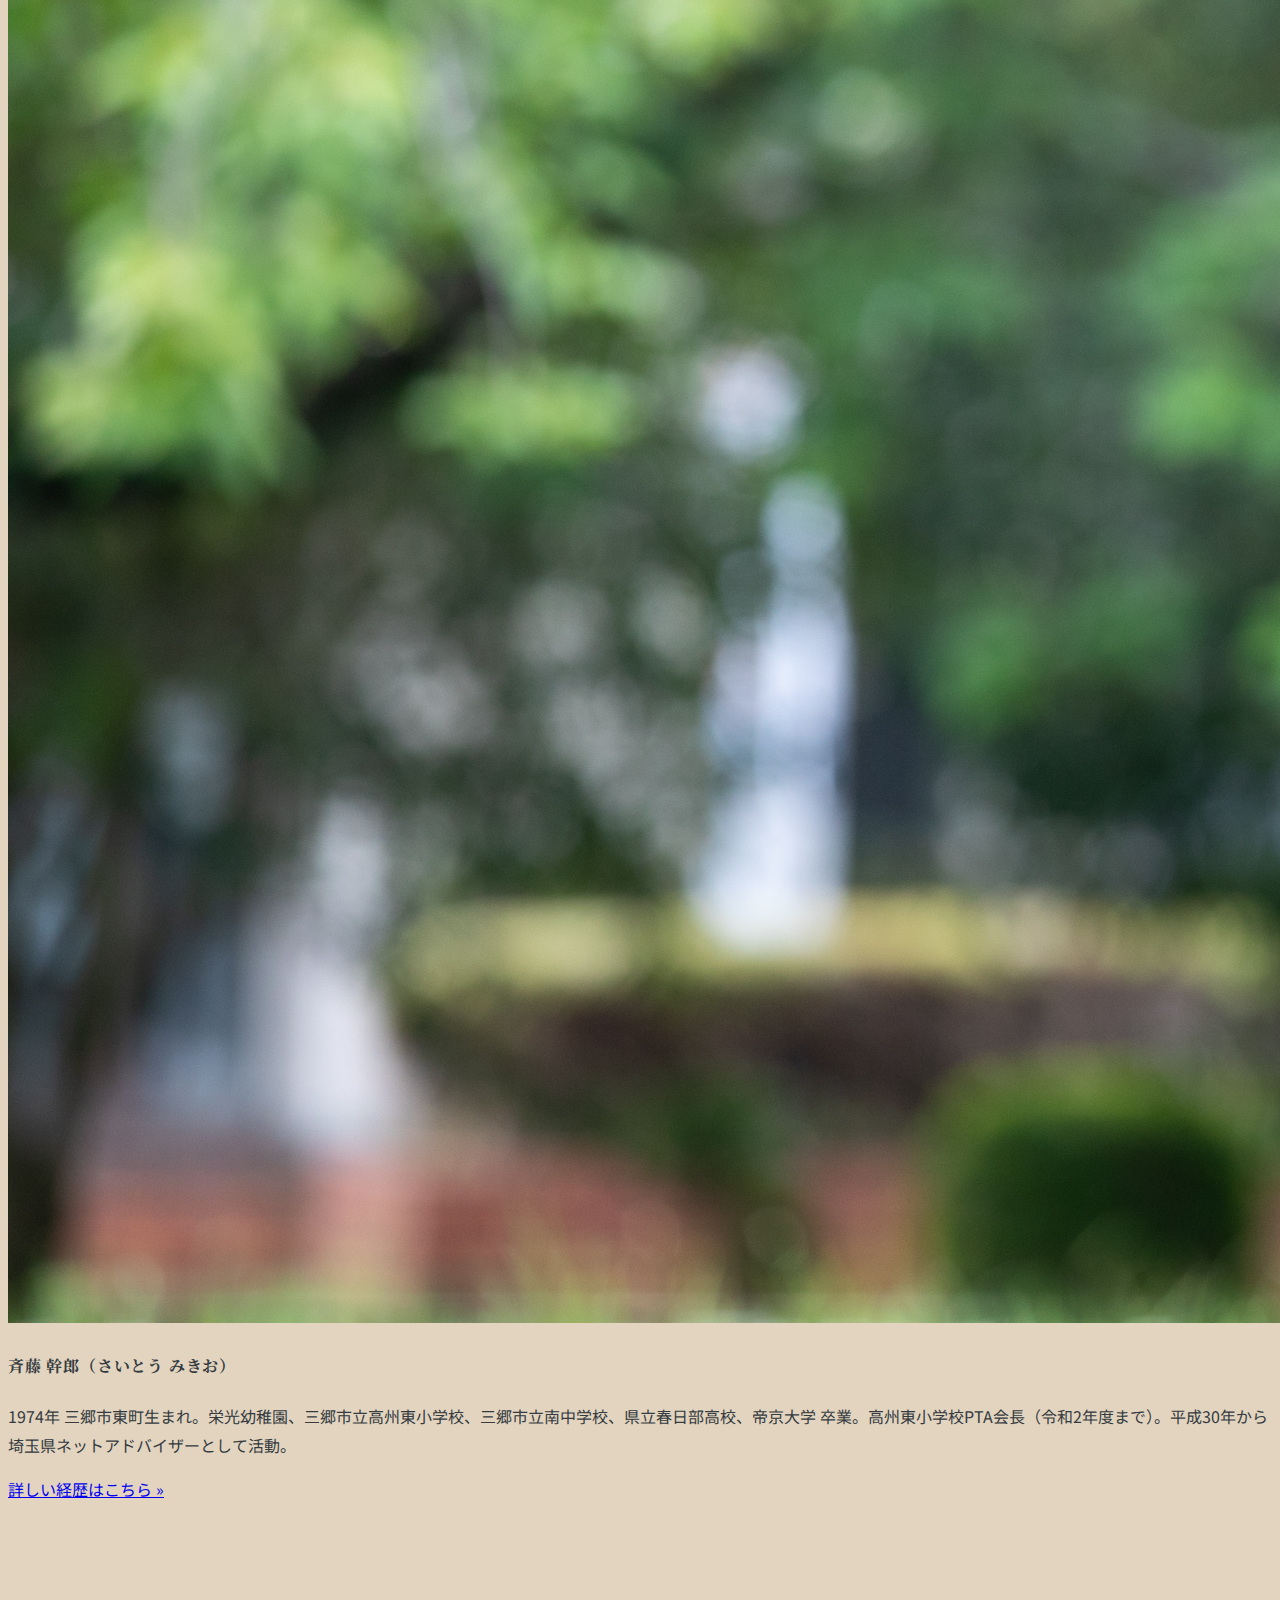
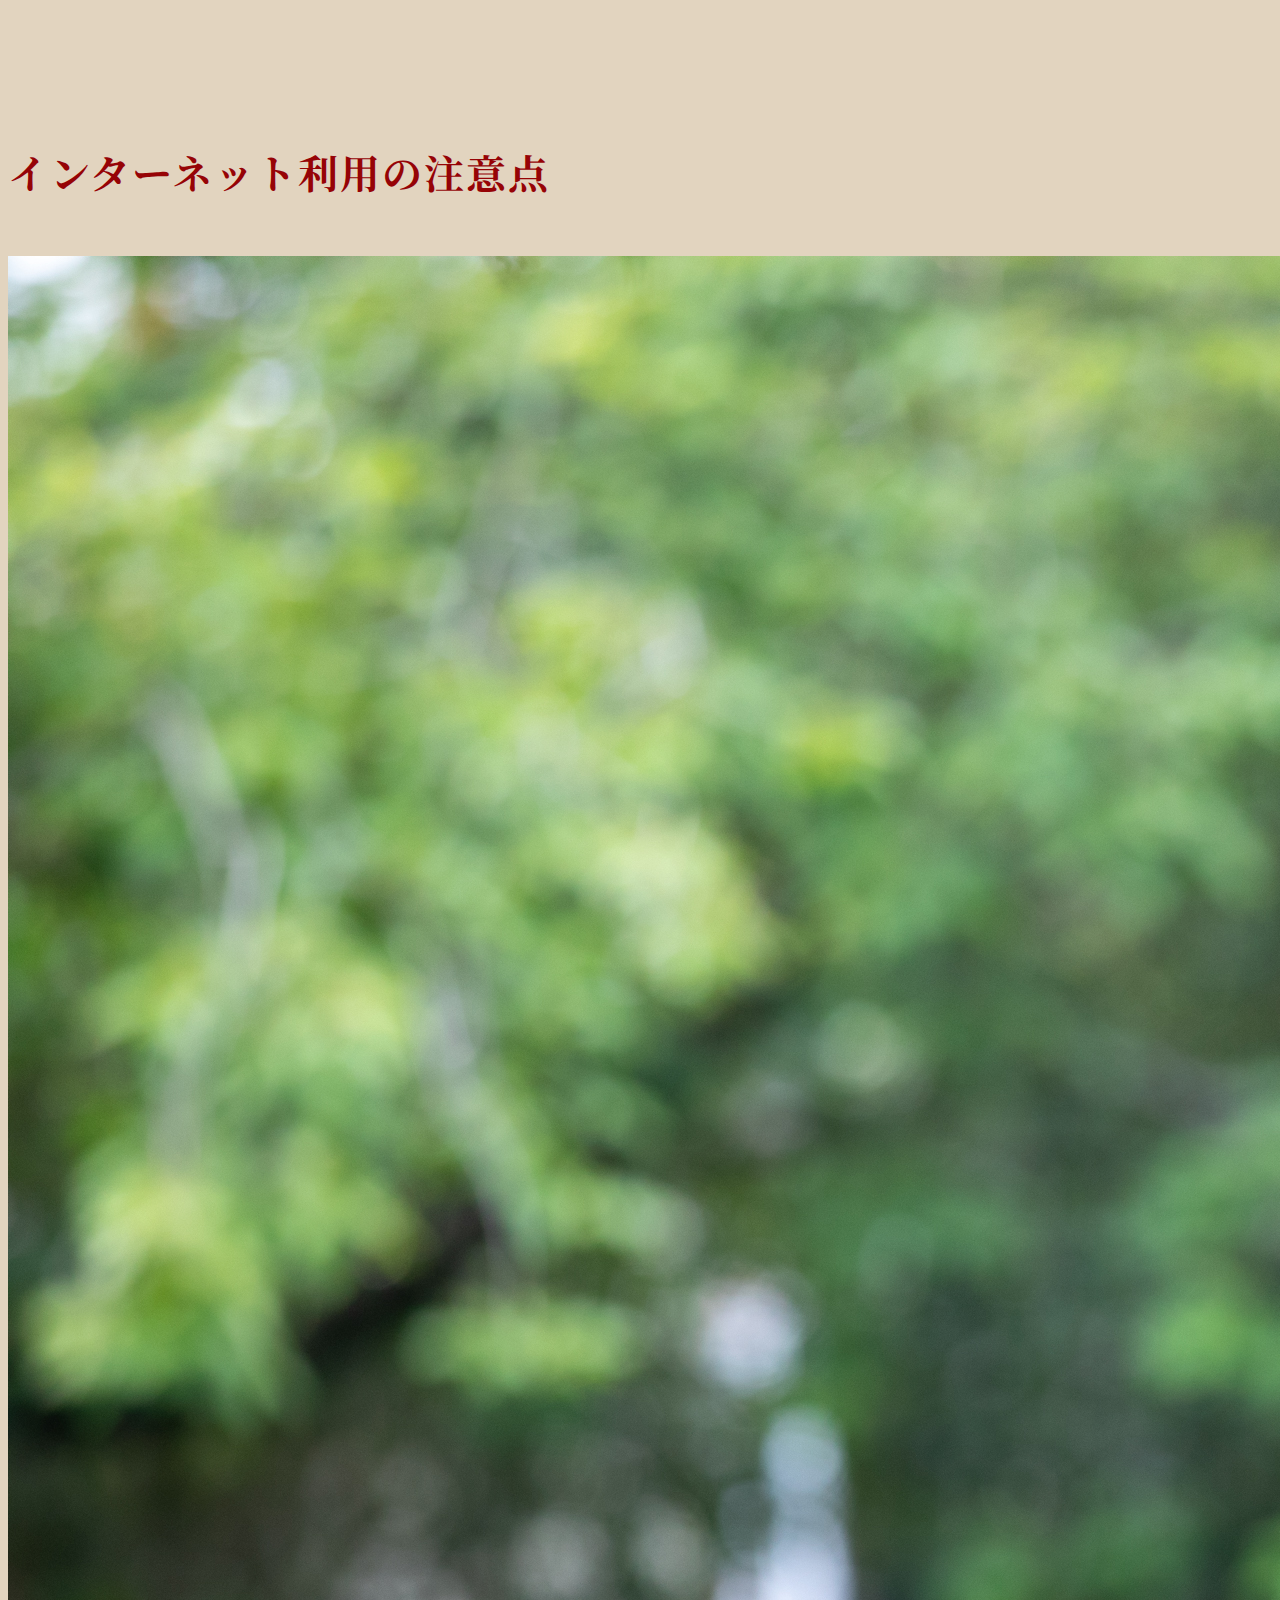
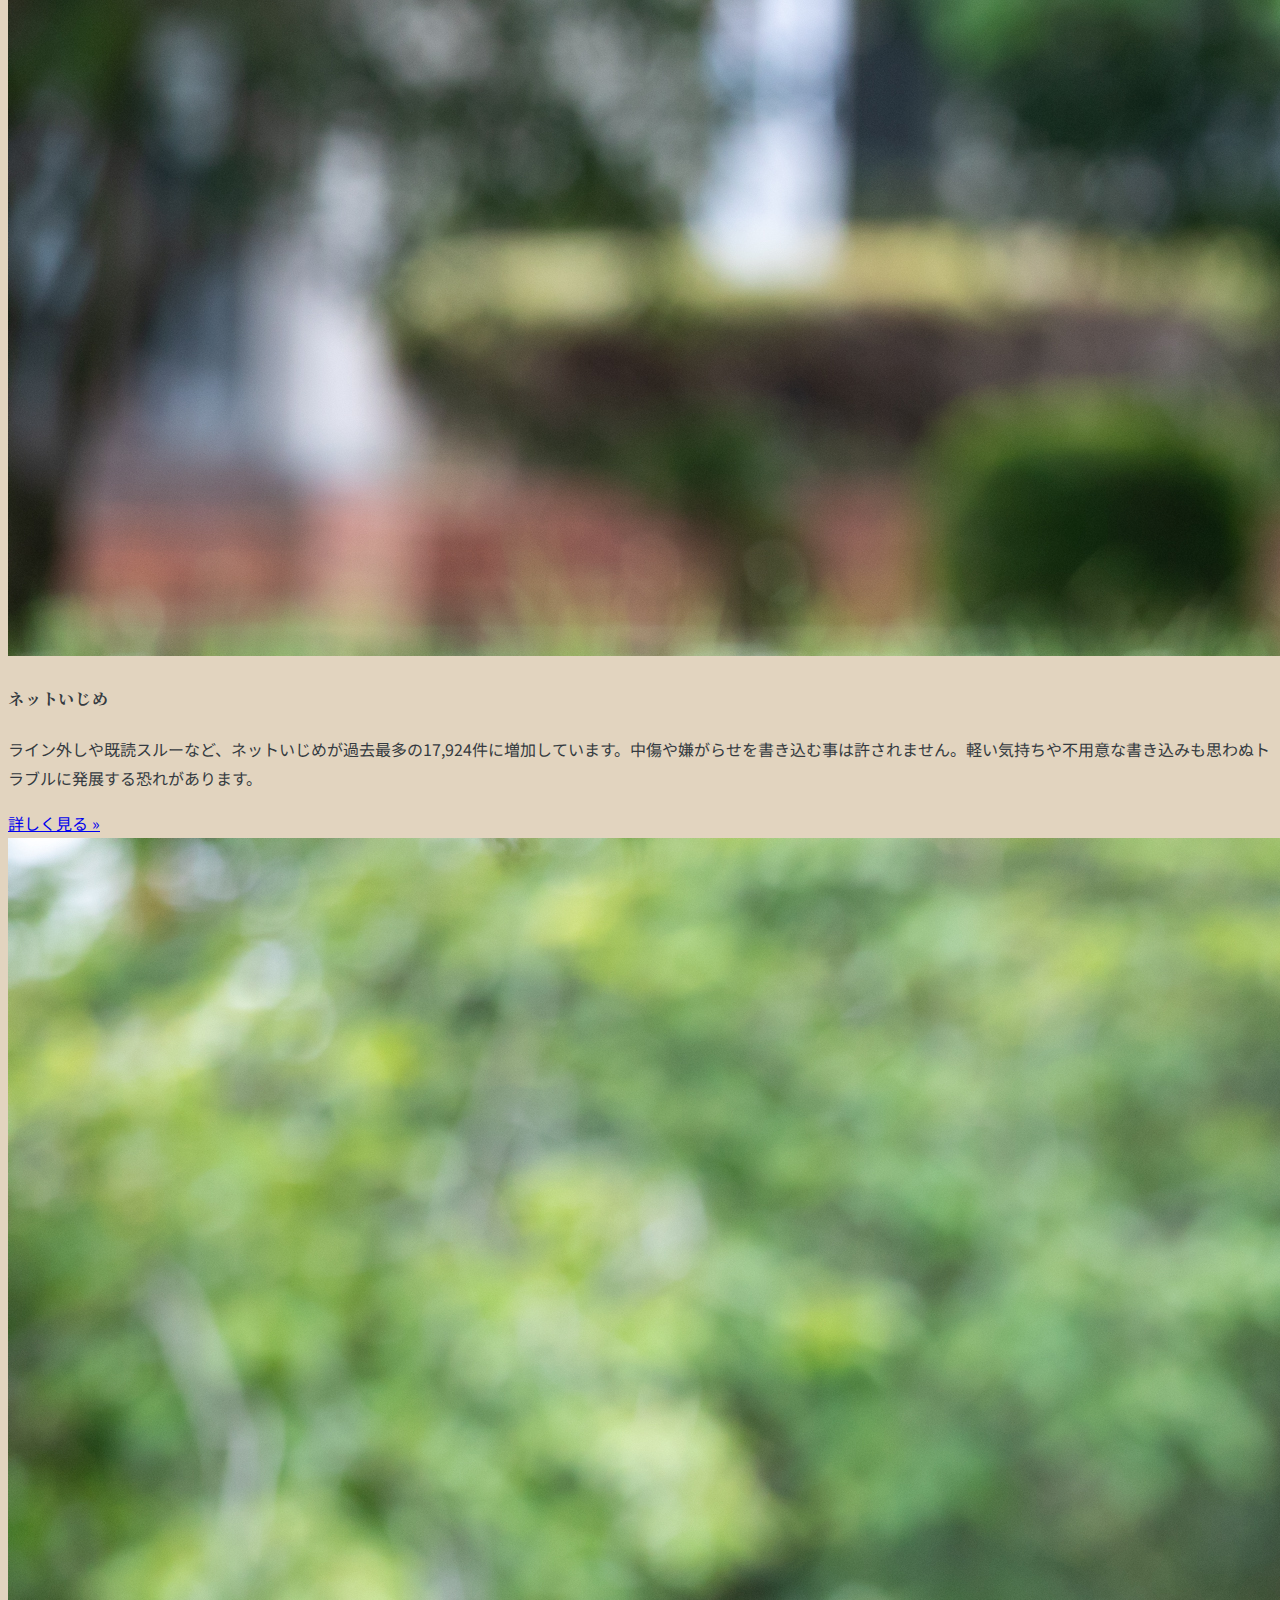
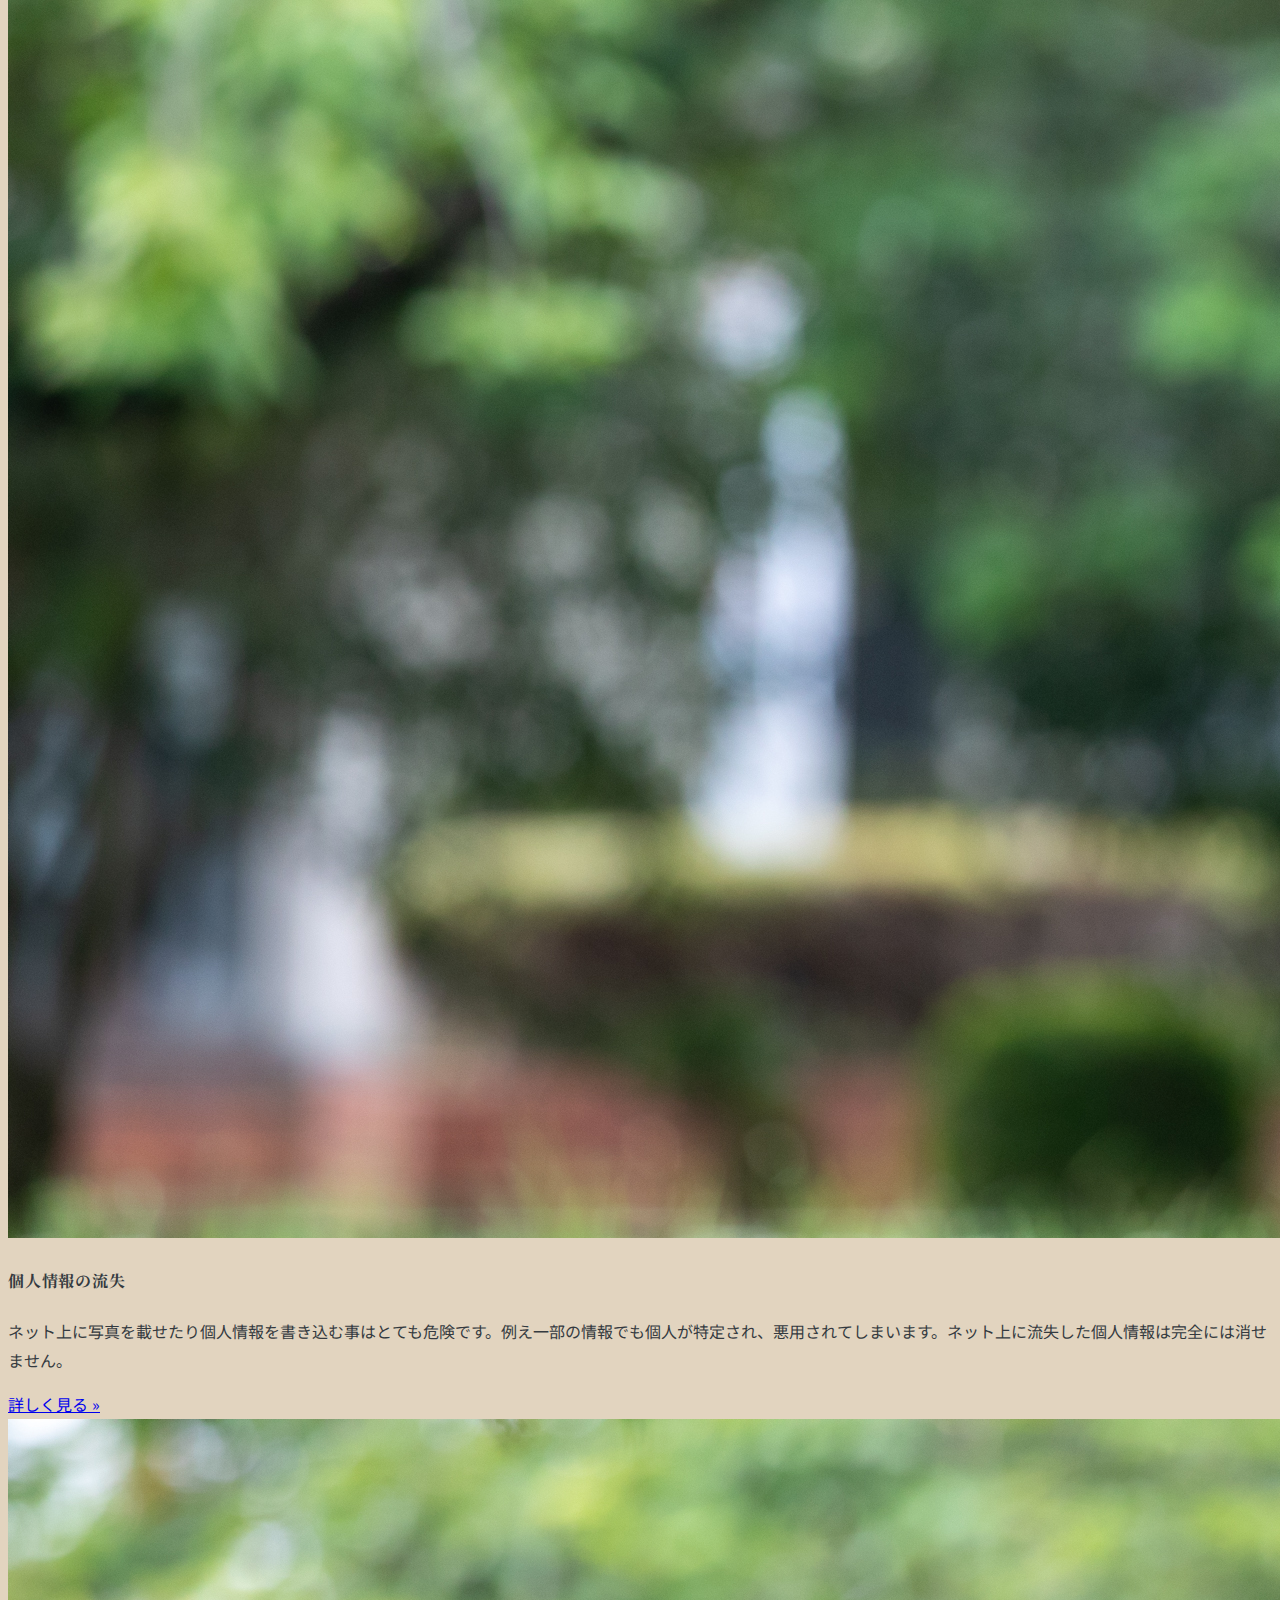
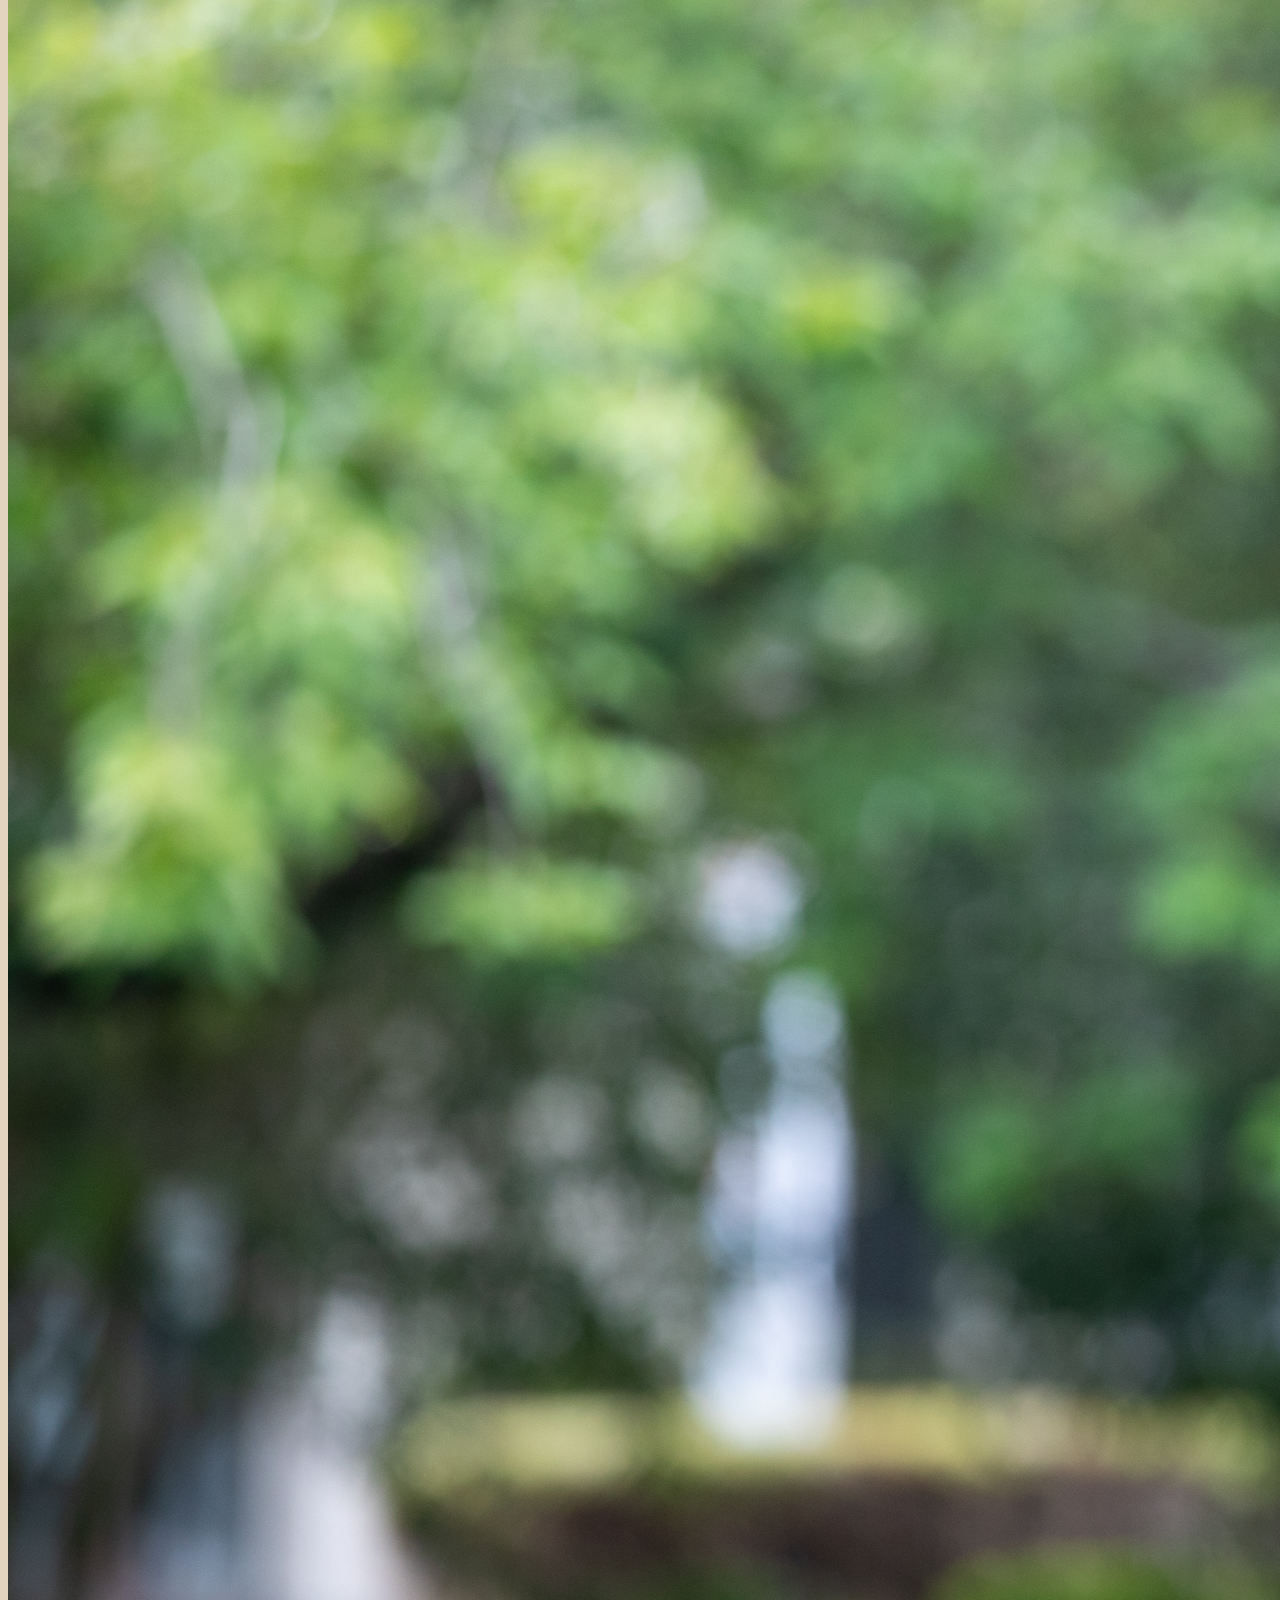
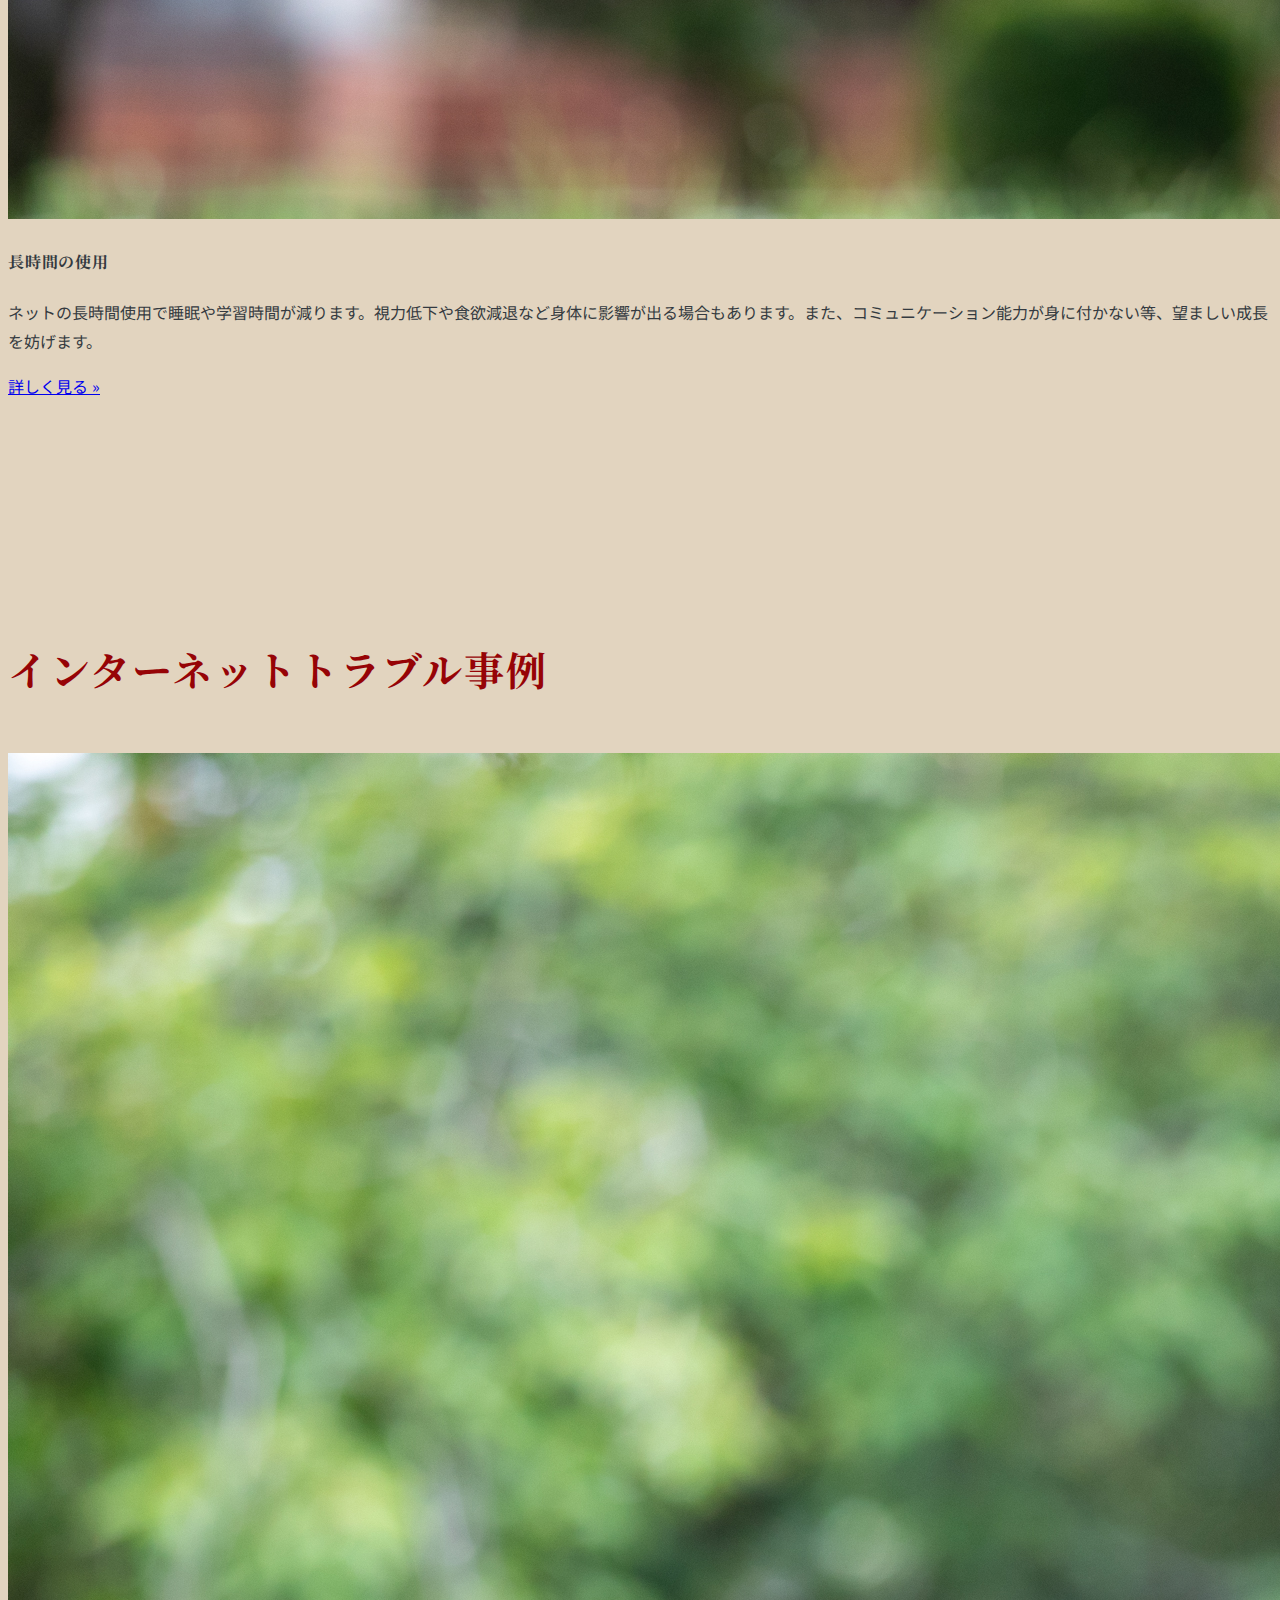
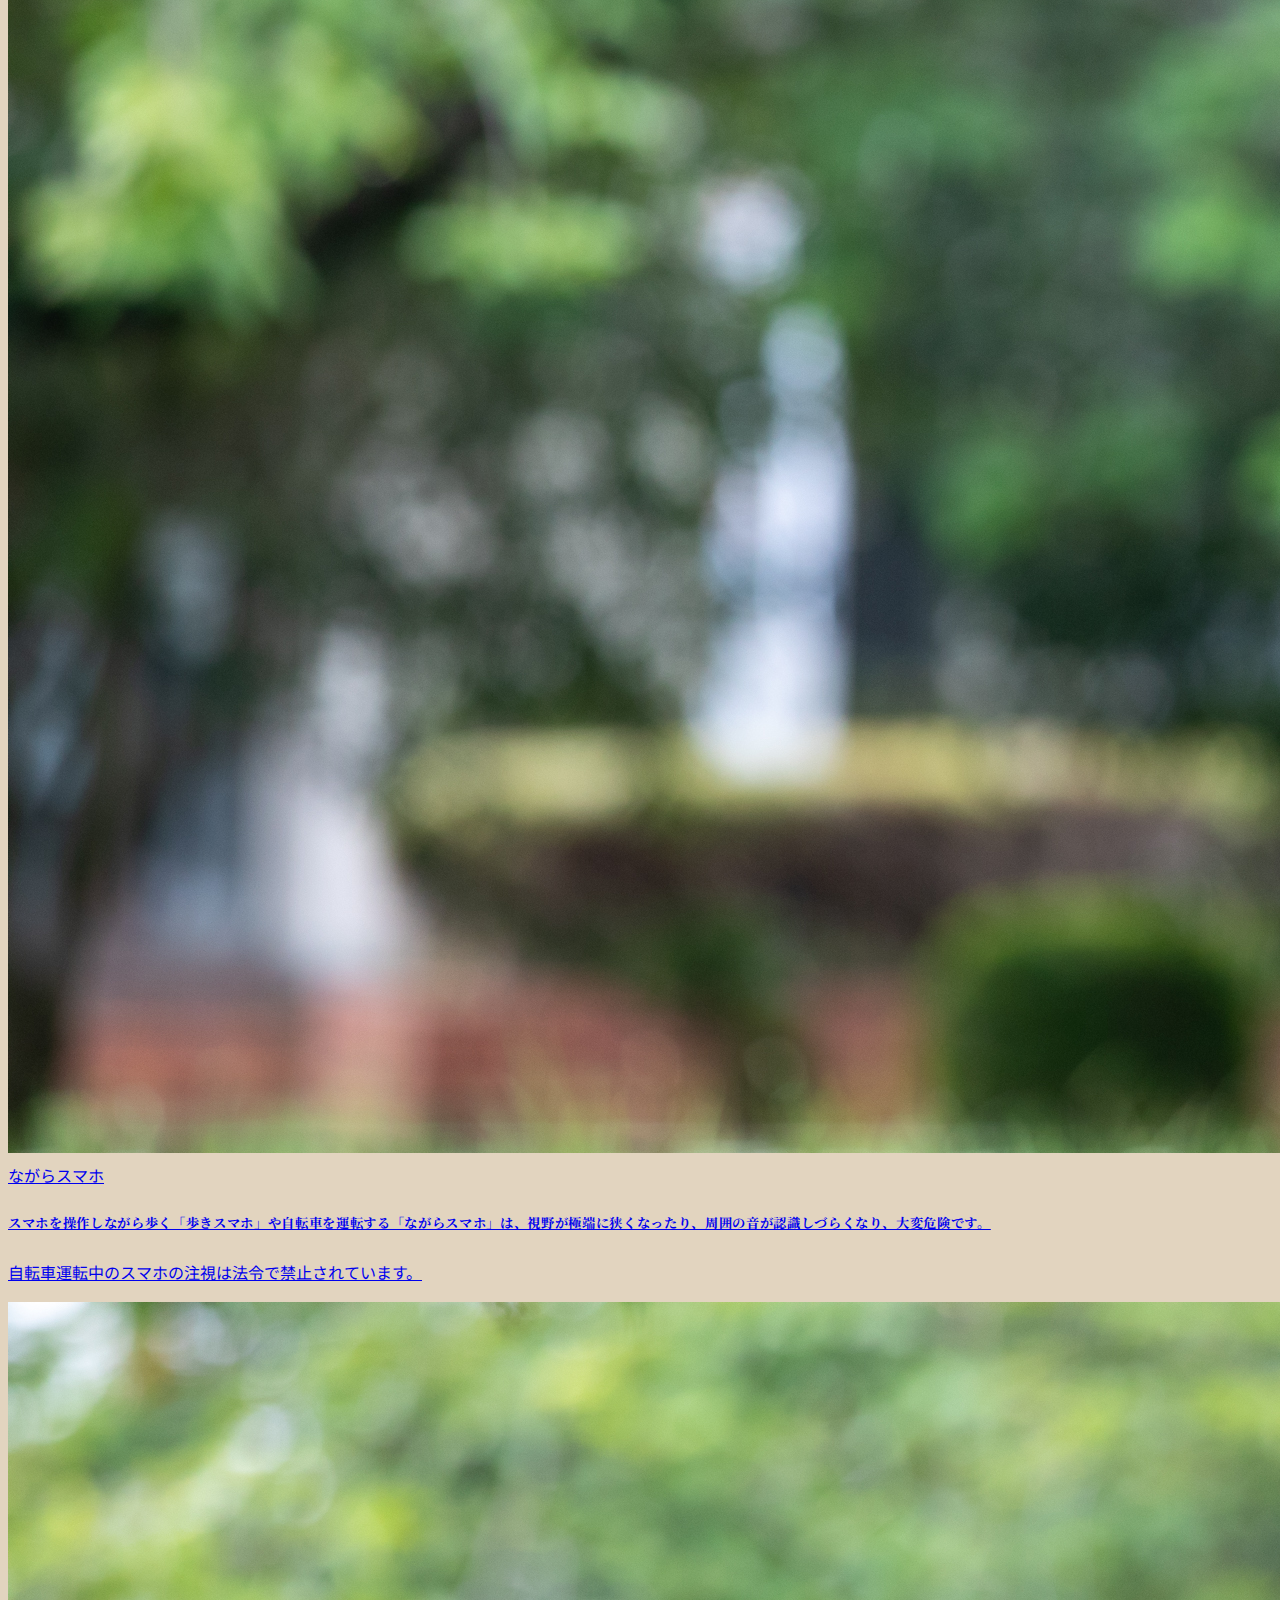
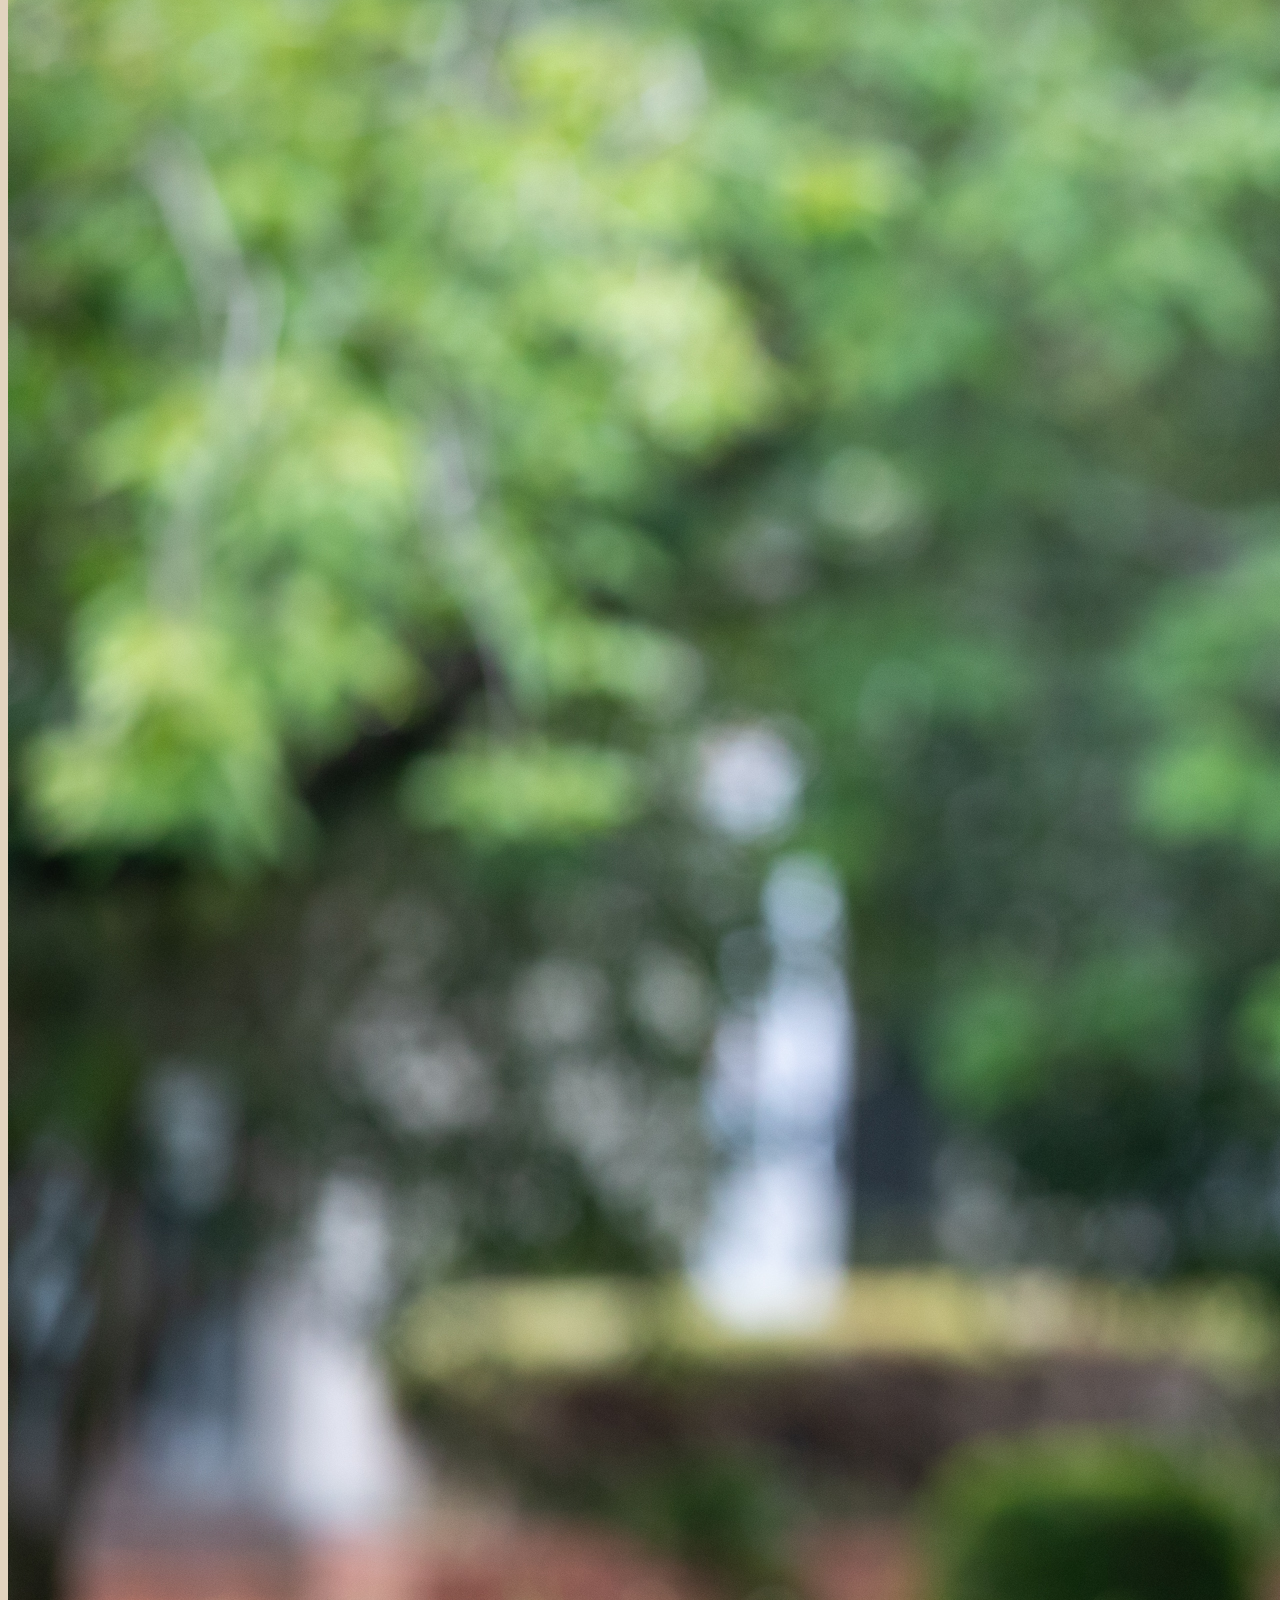
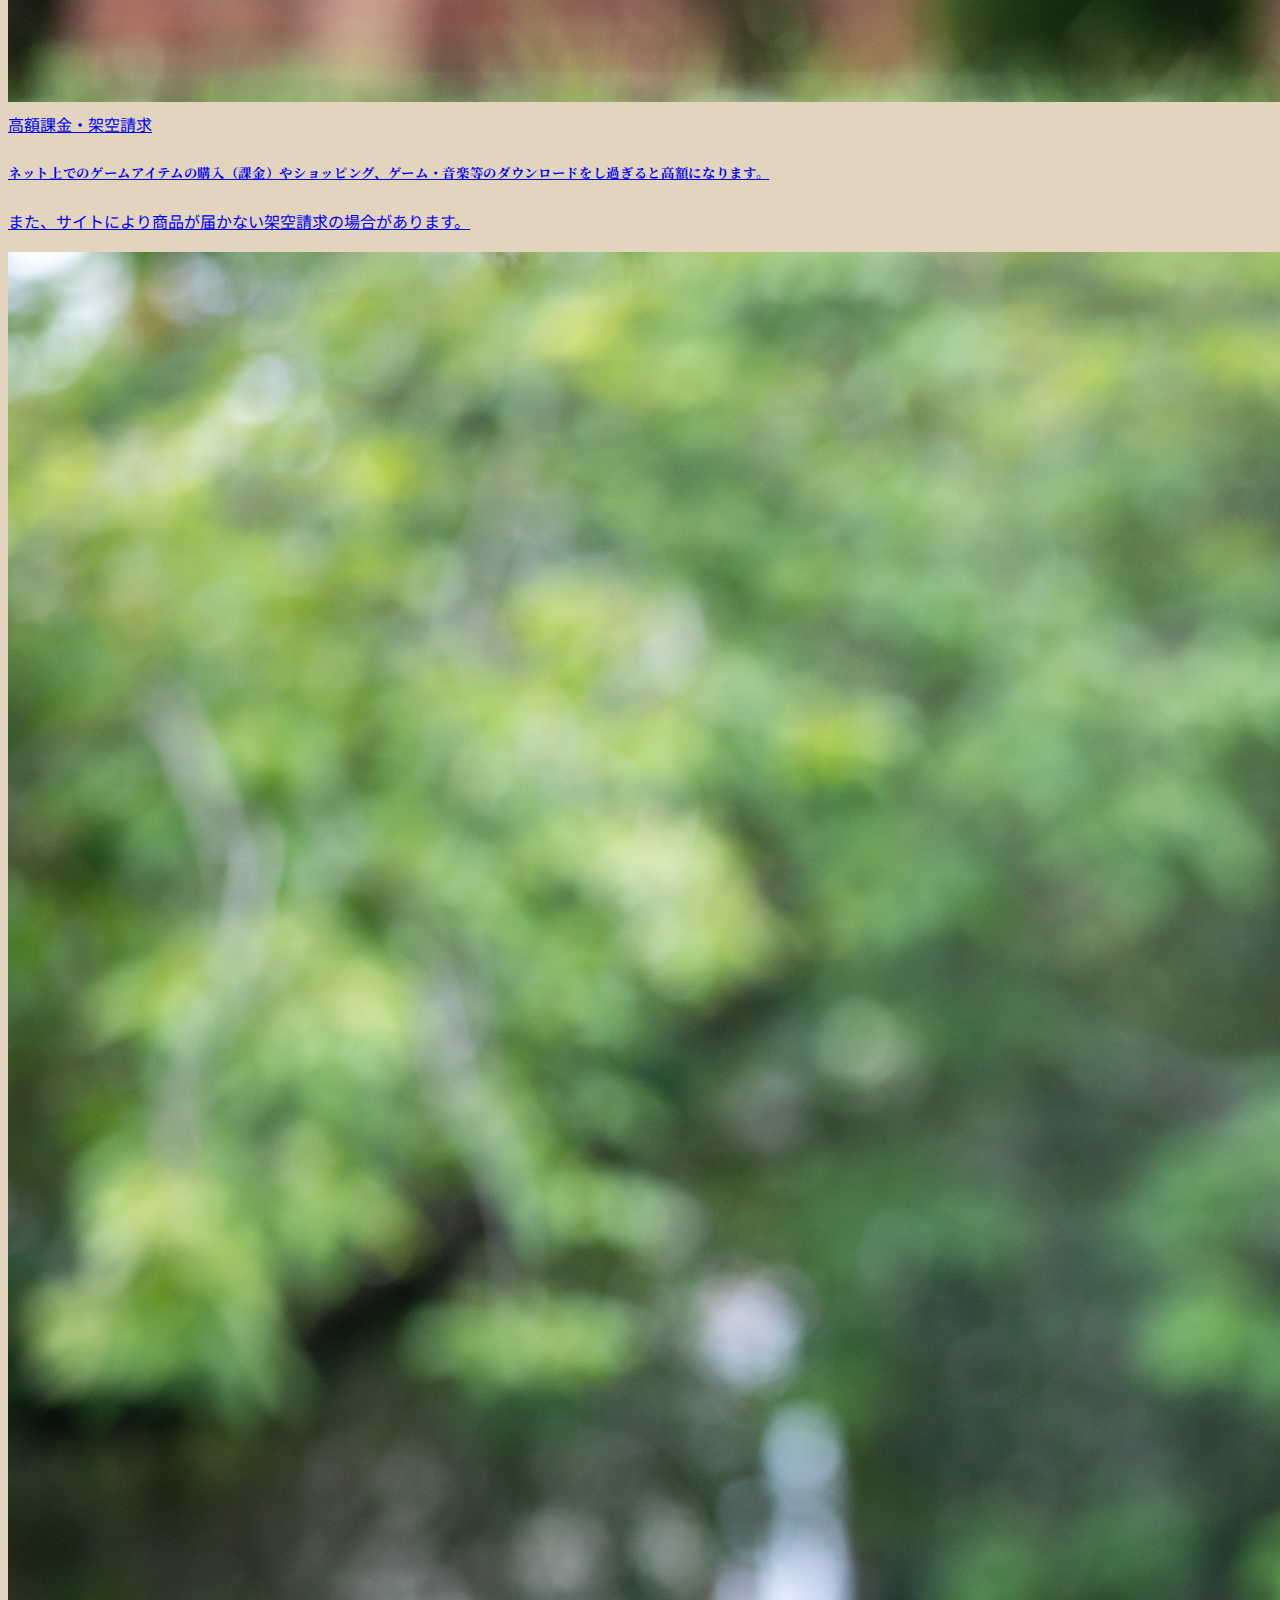
<file: sample.html>
<!DOCTYPE html>
<html lang="ja">
  <head>
    <meta charset="UTF-8" />
    <meta name="viewport" content="width=device-width, initial-scale=1.0" />
    <title>政治家氏名 公式サイト</title>
    <link rel="stylesheet" href="style.css" />
    <link rel="preconnect" href="https://fonts.googleapis.com" />
    <link rel="preconnect" href="https://fonts.gstatic.com" crossorigin />
    <link
      href="https://fonts.googleapis.com/css2?family=Noto+Sans+JP:wght@400;700&family=Noto+Serif+JP:wght@600&display=swap"
      rel="stylesheet"
    />
  </head>
  <body>
    <header class="site-header">
      <div class="container">
        <h1 class="site-title"><a href="index.html">埼葛地区PTA連絡協議会</a></h1>
        <nav class="main-nav">
          <ul>
            <li><a href="#profile">プロフィール</a></li>
            <li><a href="#vision">インターネット利用の注意点</a></li>
            <li><a href="#activity">インターネットトラブル事例</a></li>
            <li><a href="#future">まとめ</a></li>
            <li><a href="#contact">お問い合わせ</a></li>
          </ul>
        </nav>
      </div>
    </header>

    <main>
      <section id="message" class="hero-section">
        <div class="container">
          <h2>今年度のテーマと活動内容</h2>
          <p class="hero-text">
            ここ数年、インターネットの普及と共に生活が大変便利になった一方で、大人だけではなく子供が日常的に使用する機会が増え、子供の安全を守る為に私達保護者はどの様な事をしたら良いのか、インターネットトラブルとはどの様なものがあるのかを理解しなければならないという声が多く挙がり、今年度は、ネットアドバイザーの先生にお話しを伺い、学ばせていただく事になりました。
          </p>
          <a href="message_full.html" class="btn">メッセージ全文を読む</a>
        </div>
      </section>

      <section id="profile" class="content-section">
        <div class="container">
          <h3 class="section-title">プロフィール</h3>
          <div class="profile-layout">
            <img
              src="父親写真.jpg"
              alt="政治家氏名の顔写真"
              class="profile-image"
            />
            <div class="profile-text">
              <h4>斉藤 幹郎（さいとう みきお）</h4>
              <p>
                1974年 三郷市東町生まれ。栄光幼稚園、三郷市立高州東小学校、三郷市立南中学校、県立春日部高校、帝京大学 卒業。高州東小学校PTA会長（令和2年度まで）。平成30年から埼玉県ネットアドバイザーとして活動。
              </p>
              <a href="profile_full.html" class="text-link"
                >詳しい経歴はこちら &raquo;</a
              >
            </div>
          </div>
        </div>
      </section>

      <section id="vision" class="content-section bg-light">
        <div class="container">
          <h3 class="section-title">インターネット利用の注意点</h3>
          <div class="vision-grid">
            <div class="vision-card">
              <img
                src="父親写真.jpg"
                alt="ネットいじめのアイコン"
                class="vision-icon"
              />
              <h4>ネットいじめ</h4>
              <p>
                ライン外しや既読スルーなど、ネットいじめが過去最多の17,924件に増加しています。中傷や嫌がらせを書き込む事は許されません。軽い気持ちや不用意な書き込みも思わぬトラブルに発展する恐れがあります。
              </p>
              <a href="vision_full.html#net_ijime" class="text-link"
                >詳しく見る &raquo;</a
              >
            </div>
            <div class="vision-card">
              <img
                src="父親写真.jpg"
                alt="個人情報の流失のアイコン"
                class="vision-icon"
              />
              <h4>個人情報の流失</h4>
              <p>
                ネット上に写真を載せたり個人情報を書き込む事はとても危険です。例え一部の情報でも個人が特定され、悪用されてしまいます。ネット上に流失した個人情報は完全には消せません。
              </p>
              <a href="vision_full.html#kojin_jyoho" class="text-link"
                >詳しく見る &raquo;</a
              >
            </div>
            <div class="vision-card">
              <img
                src="父親写真.jpg"
                alt="長時間の使用のアイコン"
                class="vision-icon"
              />
              <h4>長時間の使用</h4>
              <p>
                ネットの長時間使用で睡眠や学習時間が減ります。視力低下や食欲減退など身体に影響が出る場合もあります。また、コミュニケーション能力が身に付かない等、望ましい成長を妨げます。
              </p>
              <a href="vision_full.html#chojikan" class="text-link"
                >詳しく見る &raquo;</a
              >
            </div>
          </div>
        </div>
      </section>

      <section id="activity" class="content-section">
        <div class="container">
          <h3 class="section-title">インターネットトラブル事例</h3>
          <div class="activity-grid">
            <article class="activity-post">
              <a href="activity_post1.html">
                <img
                  src="父親写真.jpg"
                  alt="ながらスマホの画像"
                  class="activity-image"
                />
                <div class="activity-content">
                  <time datetime="2023-10-27">ながらスマホ</time>
                  <h5>スマホを操作しながら歩く「歩きスマホ」や自転車を運転する「ながらスマホ」は、視野が極端に狭くなったり、周囲の音が認識しづらくなり、大変危険です。</h5>
                  <p>
                    自転車運転中のスマホの注視は法令で禁止されています。
                  </p>
                </div>
              </a>
            </article>
            <article class="activity-post">
              <a href="activity_post2.html">
                <img
                  src="父親写真.jpg"
                  alt="高額課金・架空請求の画像"
                  class="activity-image"
                />
                <div class="activity-content">
                  <time datetime="2023-10-25">高額課金・架空請求</time>
                  <h5>ネット上でのゲームアイテムの購入（課金）やショッピング、ゲーム・音楽等のダウンロードをし過ぎると高額になります。</h5>
                  <p>
                    また、サイトにより商品が届かない架空請求の場合があります。
                  </p>
                </div>
              </a>
            </article>
            <article class="activity-post">
              <a href="activity_post3.html">
                <img
                  src="父親写真.jpg"
                  alt="有害情報・危険サイトの画像"
                  class="activity-image"
                />
                <div class="activity-content">
                  <time datetime="2023-10-22">有害情報・危険サイト</time>
                  <h5>ネット上には、アダルトサイトや子供に見せたくない写真や動画、危険ドラッグ・違法薬物の誘い、振り込め詐欺の受け子の斡旋等、子供にとって有害な情報や危険なサイトが溢れています。</h5>
                  <p>
                    
                  </p>
                </div>
              </a>
            </article>
          </div>
          <div class="text-center">
            <a href="activity_archive.html" class="btn">活動報告一覧へ</a>
          </div>
        </div>
      </section>

      <section id="future" class="content-section bg-light">
        <div class="container text-center">
          <h3 class="section-title">まとめ</h3>
          <p>
            今回のインタビューで、インターネットというものは大変便利で毎日の生活の中でなくてはならないものとなってしまったのは確かですが、時には残酷で人を傷つける言葉の凶器となり、そして、私達の大切な子供達も時に傷つき、時には、その言葉の凶器を使いこなし、人を傷つけてしまうという事を常に頭に入れておかなければなりません。
            まずは、私達大人がきちんと知識を身につけなければならないという事を学びました。
          </p>
        </div>
      </section>
    </main>

    <footer id="contact" class="site-footer">
      <div class="container">
        <div class="footer-content">
          <div class="footer-info">
            <h4>お問い合わせ</h4>
            <p>本サイトに関するお問い合わせは、各コンテンツの提供元にご確認ください。</p>
            <p>インターネットトラブルに関するご相談は、PDFに記載の専門機関をご利用ください。</p>
          </div>
          <div class="footer-nav">
            <h4>サイトマップ</h4>
            <ul>
              <li><a href="#message">今年度のテーマと活動内容</a></li>
              <li><a href="#profile">プロフィール</a></li>
              <li><a href="#vision">インターネット利用の注意点</a></li>
              <li><a href="#activity">インターネットトラブル事例</a></li>
              <li><a href="#future">まとめ</a></li>
            </ul>
          </div>
          <div class="footer-social">
            <h4>関連リンク</h4>
            <a href="https://www.internethotline.jp/" target="_blank">インターネット・ホットラインセンター</a><br>
            <a href="https://ihaho.jp/" target="_blank">違法・有害情報相談センター</a>
          </div>
        </div>
        <div class="copyright">
          <p>&copy; 2023 埼葛地区PTA連絡協議会. All Rights Reserved.</p>
        </div>
      </div>
    </footer>
  </body>
</html>
</file>
<file: style.css>
:root {
  --primary-color: #960306; /* メインカラー (深い赤) */
  --bg-color: #e2d4bf; /* 背景色 (ベージュ) */
  --secondary-color: #969696; /* サブカラー (グレー) */
  --text-color: #343a40; /* 文字色 (濃いグレー) */
  --heading-font: "Noto Serif JP", serif;
  --body-font: "Noto Sans JP", sans-serif;
}

body {
  background-color: var(--bg-color);
  color: var(--text-color);
  font-family: var(--body-font);
  line-height: 1.8;
}

h1,
h2,
h3,
h4,
h5,
h6,
.navbar-brand {
  font-family: var(--heading-font);
  font-weight: 700;
  letter-spacing: 0.05em;
}

.section-title {
  font-size: 2.5rem;
  margin-bottom: 3rem;
  color: var(--primary-color);
}

.navbar {
  background-color: #fff !important;
}

.navbar-brand {
  color: var(--primary-color) !important;
  font-size: 1.8rem;
}

.btn-primary {
  background-color: var(--primary-color);
  border-color: var(--primary-color);
  padding: 0.8rem 1.5rem;
  border-radius: 50px;
  font-weight: 700;
  color: #fff;
  transition: all 0.3s ease;
}

.btn-primary:hover {
  background-color: #c80409; /* 少し明るい赤 */
  border-color: #c80409;
  transform: translateY(-3px);
  box-shadow: 0 4px 15px rgba(0, 0, 0, 0.2);
}

.btn-secondary {
  background-color: var(--secondary-color);
  border-color: var(--secondary-color);
  color: #fff;
}

#hero {
  background-color: var(--primary-color);
  padding: 8rem 0;
}

section {
  padding: 6rem 0;
}

#policy,
#about {
  background-color: #fff;
}

.theme-card {
  background-color: #fff;
  border: none;
  border-radius: 15px;
  box-shadow: 0 10px 30px rgba(0, 0, 0, 0.08);
  padding: 2rem;
  margin-bottom: 1.5rem;
  transition: all 0.3s ease;
}

.theme-card:hover {
  transform: translateY(-5px);
  box-shadow: 0 15px 40px rgba(0, 0, 0, 0.12);
}

.theme-card h3 {
  font-size: 1.2rem; /* Adjusted for better visual hierarchy */
  font-weight: 700;
  margin-bottom: 0;
}

footer {
  background-color: var(--primary-color);
}

.message-box {
  background-color: #f8f9fa;
  padding: 2rem;
  border-radius: 15px;
  border: 1px solid #e9ecef;
}

.message-content p {
  font-family: var(--heading-font); /* 力強いセリフ体に */
  font-size: 1.1rem; /* 少し文字サイズを大きく */
  font-weight: 400;
  line-height: 2; /* 行間を広げて読みやすく */
  text-align: left;
}

.signature {
  font-size: 1.25rem;
  font-weight: 700;
  margin-top: 1.5rem;
  text-align: right;
}

#instagram {
  background-color: var(--bg-color);
}

.message-background {
  background-color: #ffffff; /* 白背景に変更 */
  padding: 2.5rem; /* パディングを少し増やす */
  border-radius: 10px; /* 角丸を少しシャープに */
  border-left: 8px solid var(--primary-color); /* 左に力強いボーダーを追加 */
  box-shadow: 0 8px 25px rgba(0, 0, 0, 0.1); /* 影を少し強調 */
  transition: all 0.3s ease;
}

.message-background:hover {
  transform: translateY(-5px);
  box-shadow: 0 12px 30px rgba(0, 0, 0, 0.15);
}

/* --- Media Queries --- */
@media (max-width: 768px) {
  .section-title {
    font-size: 2rem;
  }

  #hero {
    padding: 6rem 0;
  }

  #hero h1.display-3 {
    font-size: 2.5rem;
  }

  section {
    padding: 4rem 0;
  }
}
</file>
